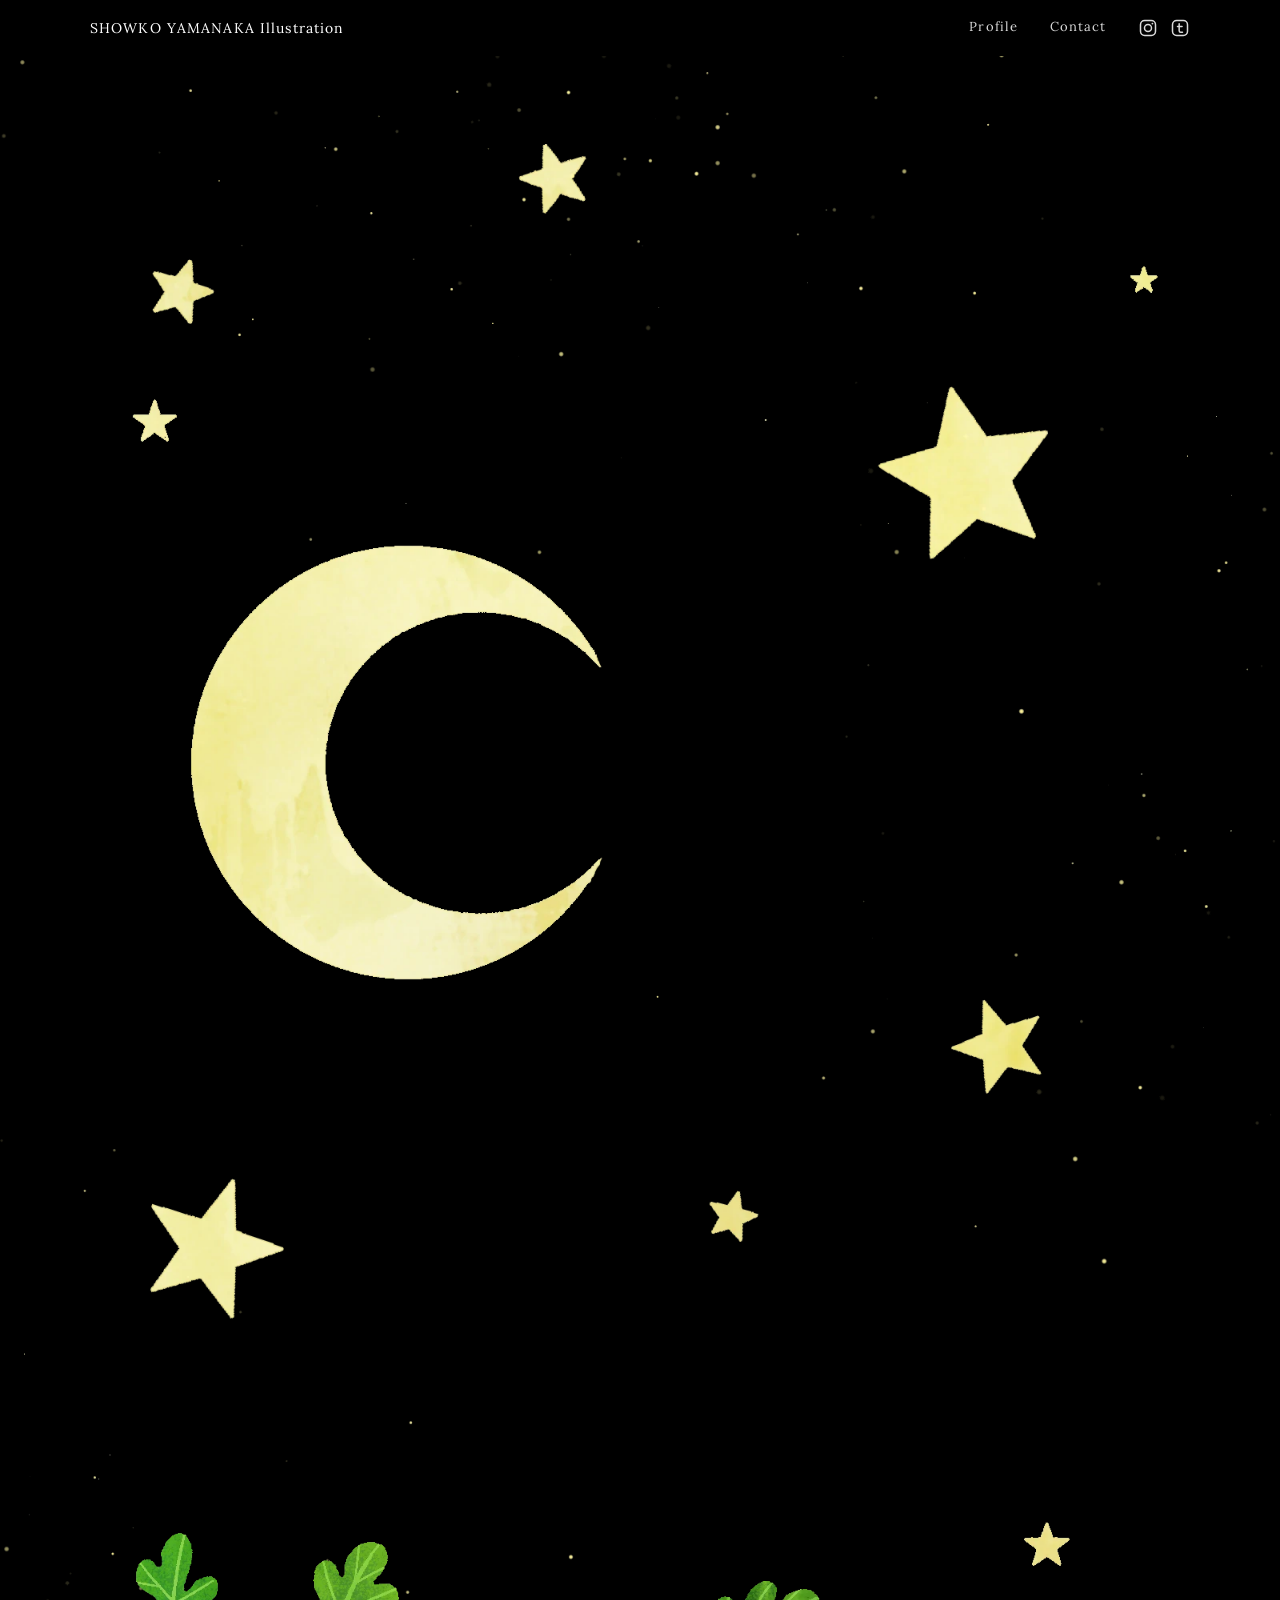
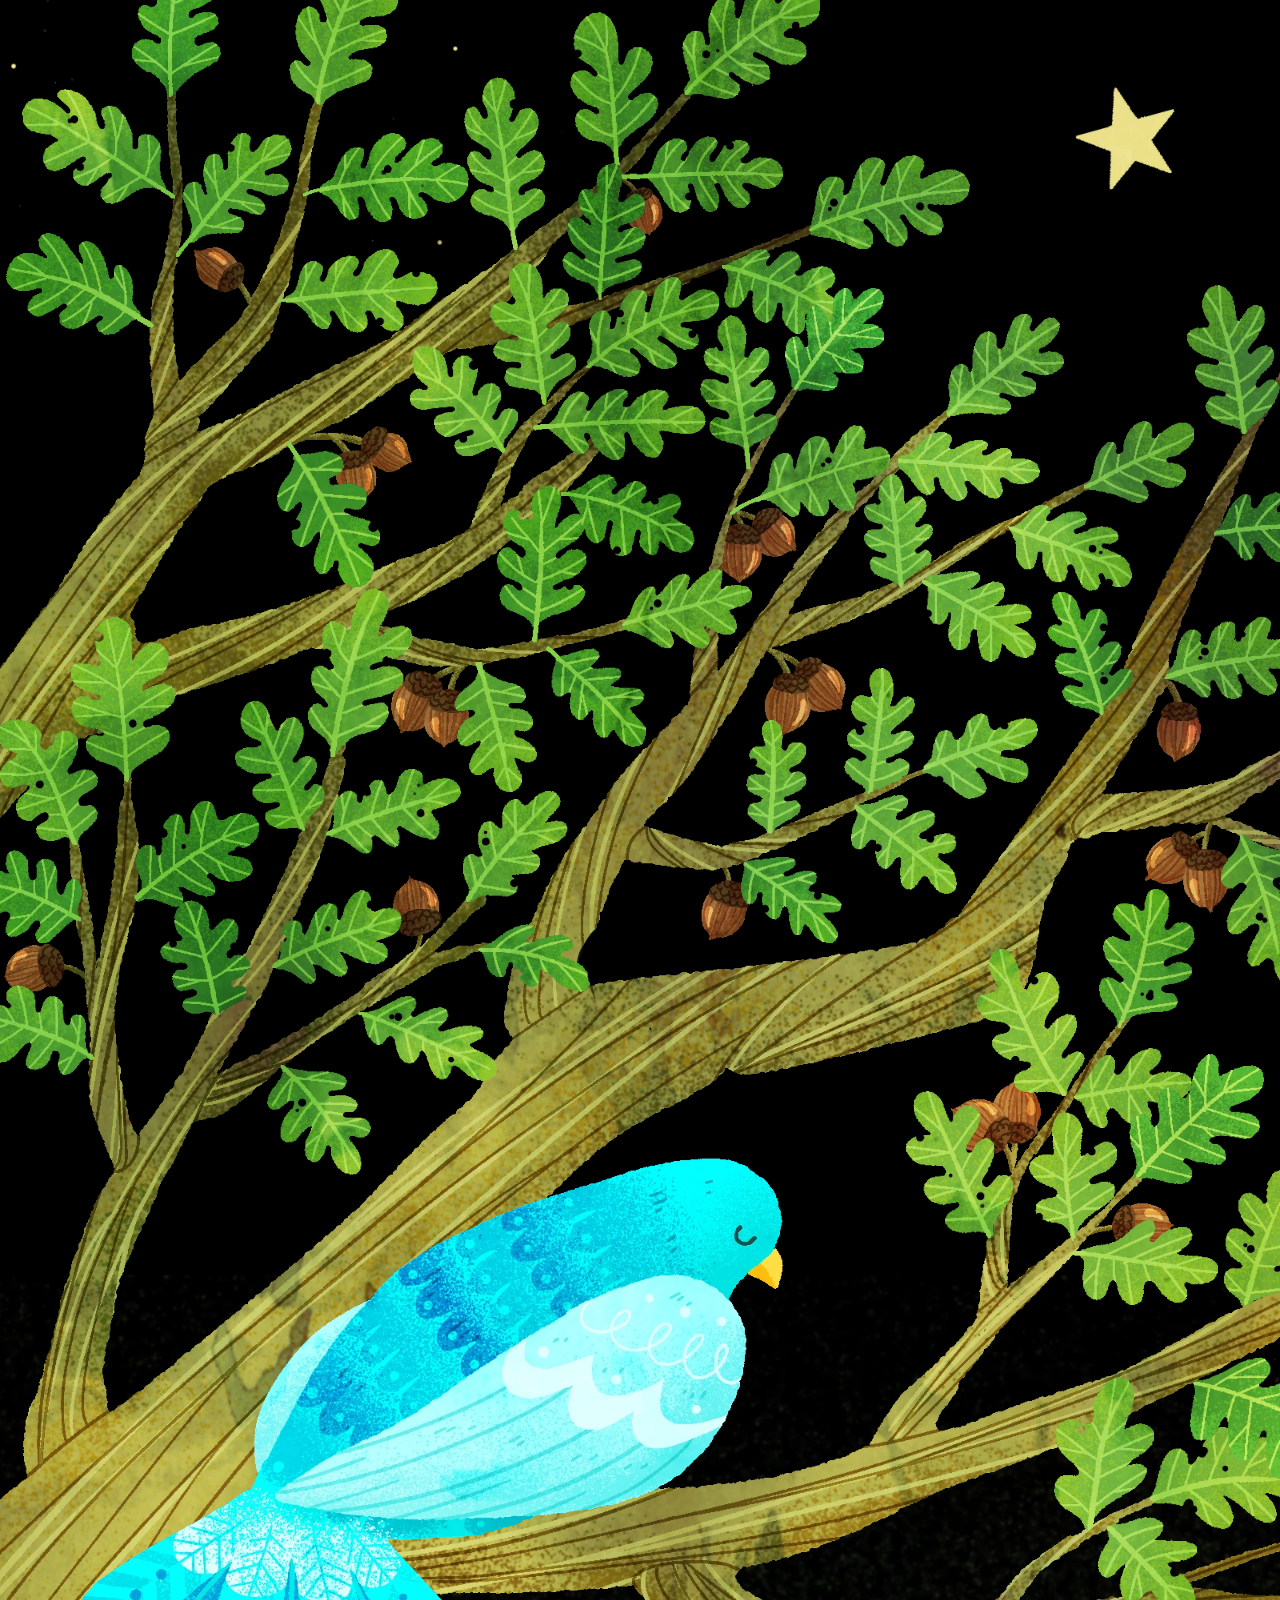
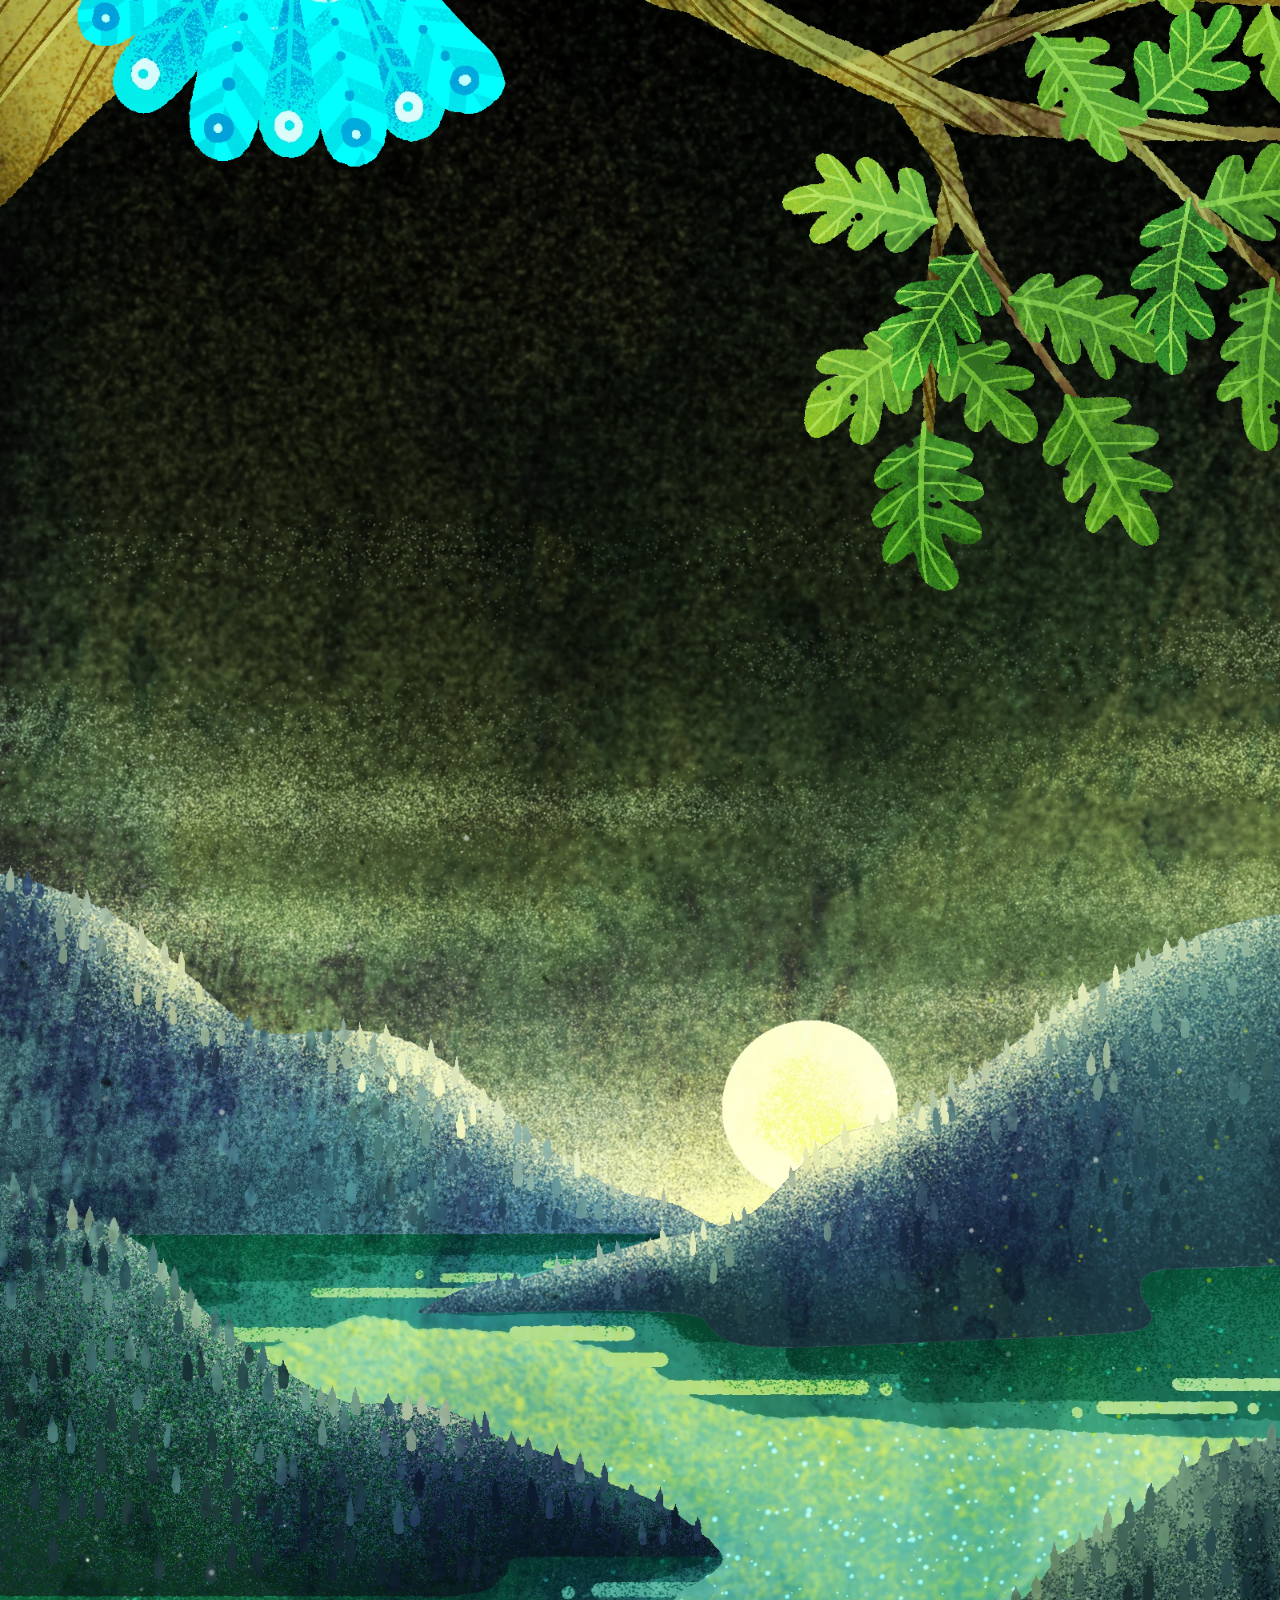
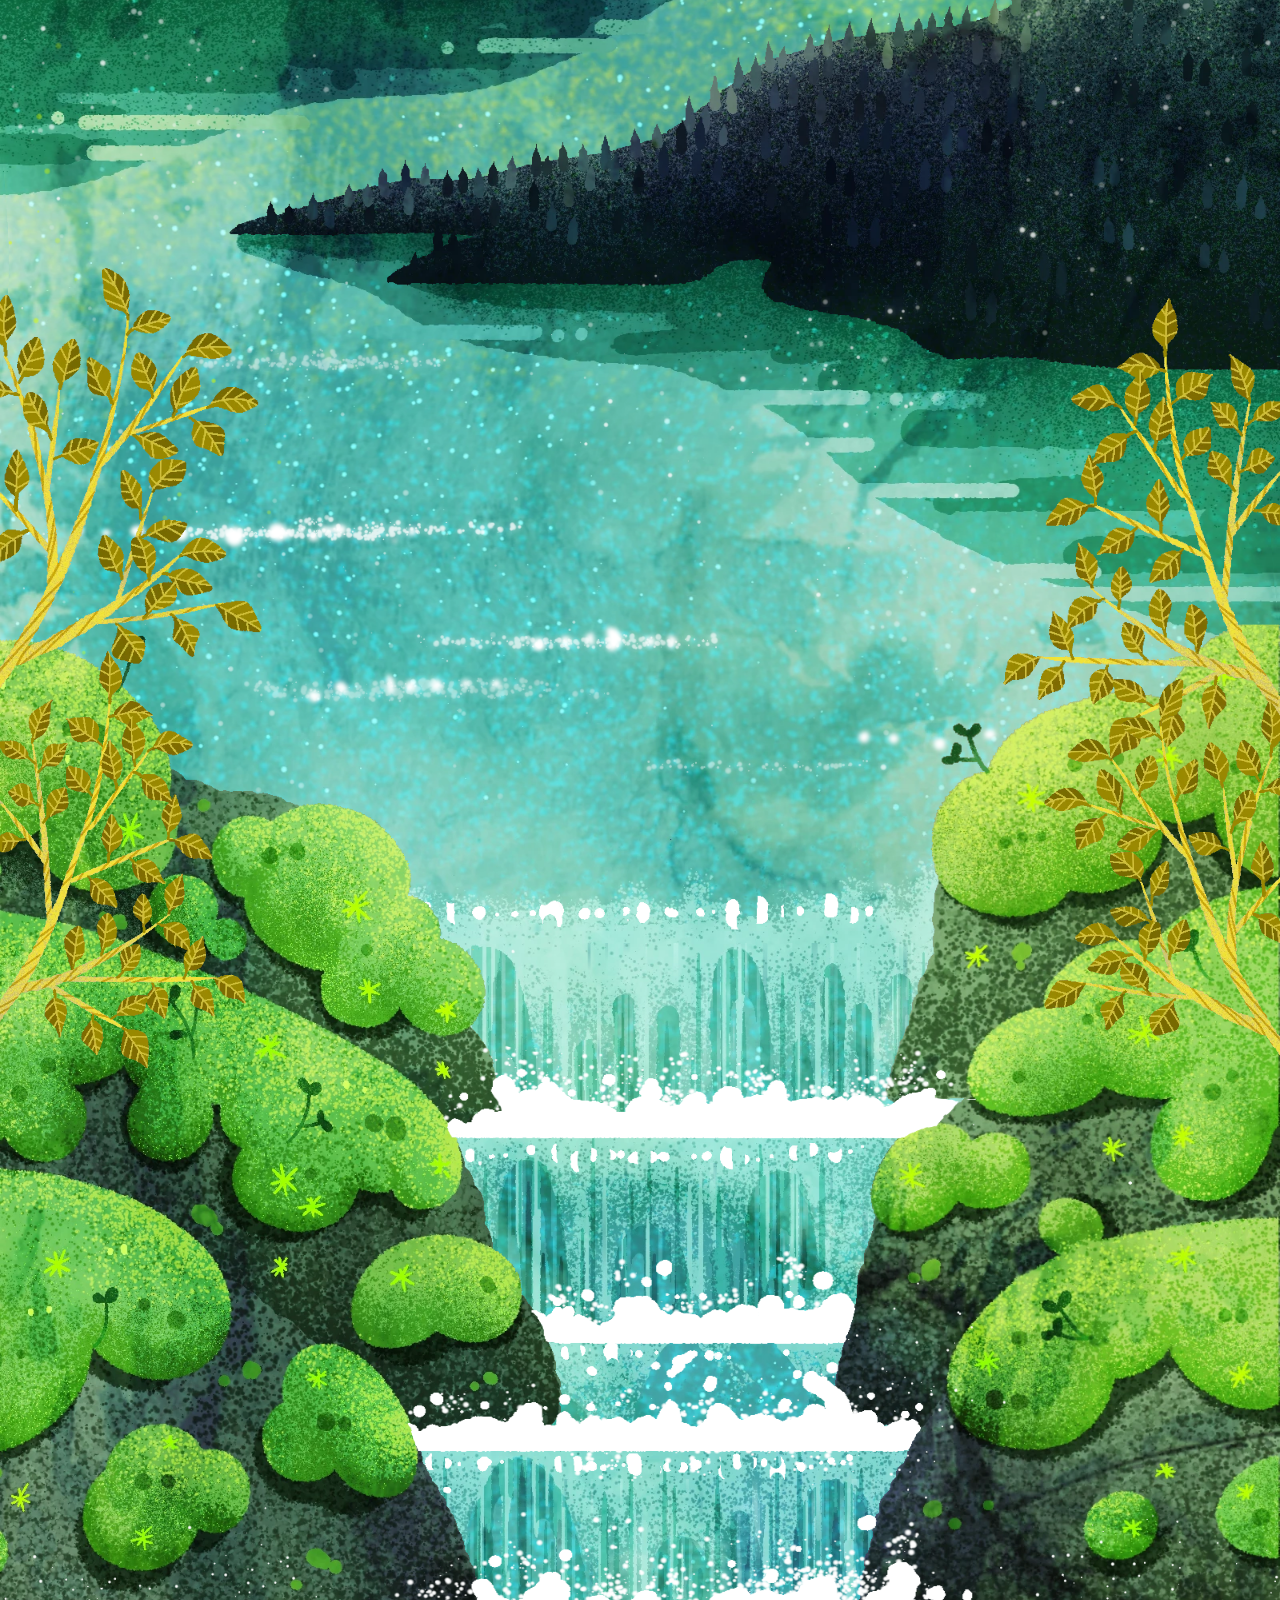
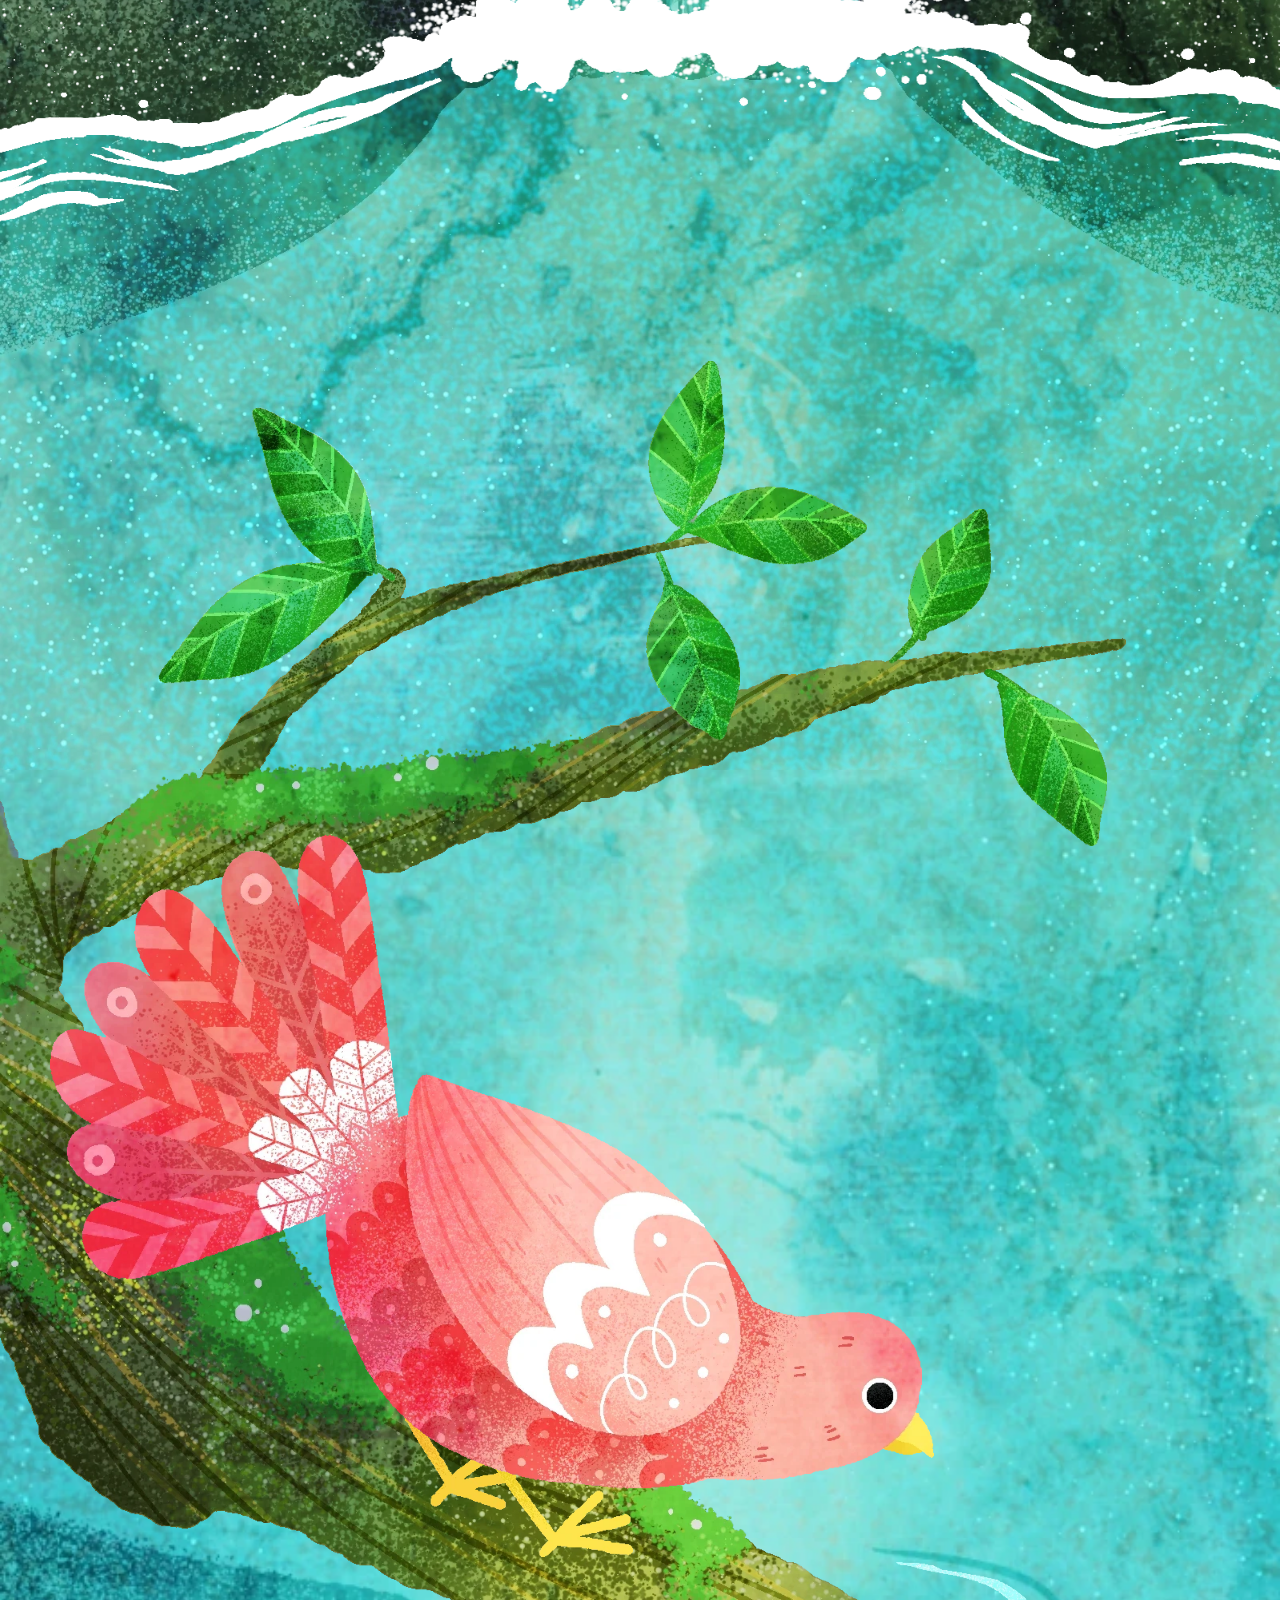
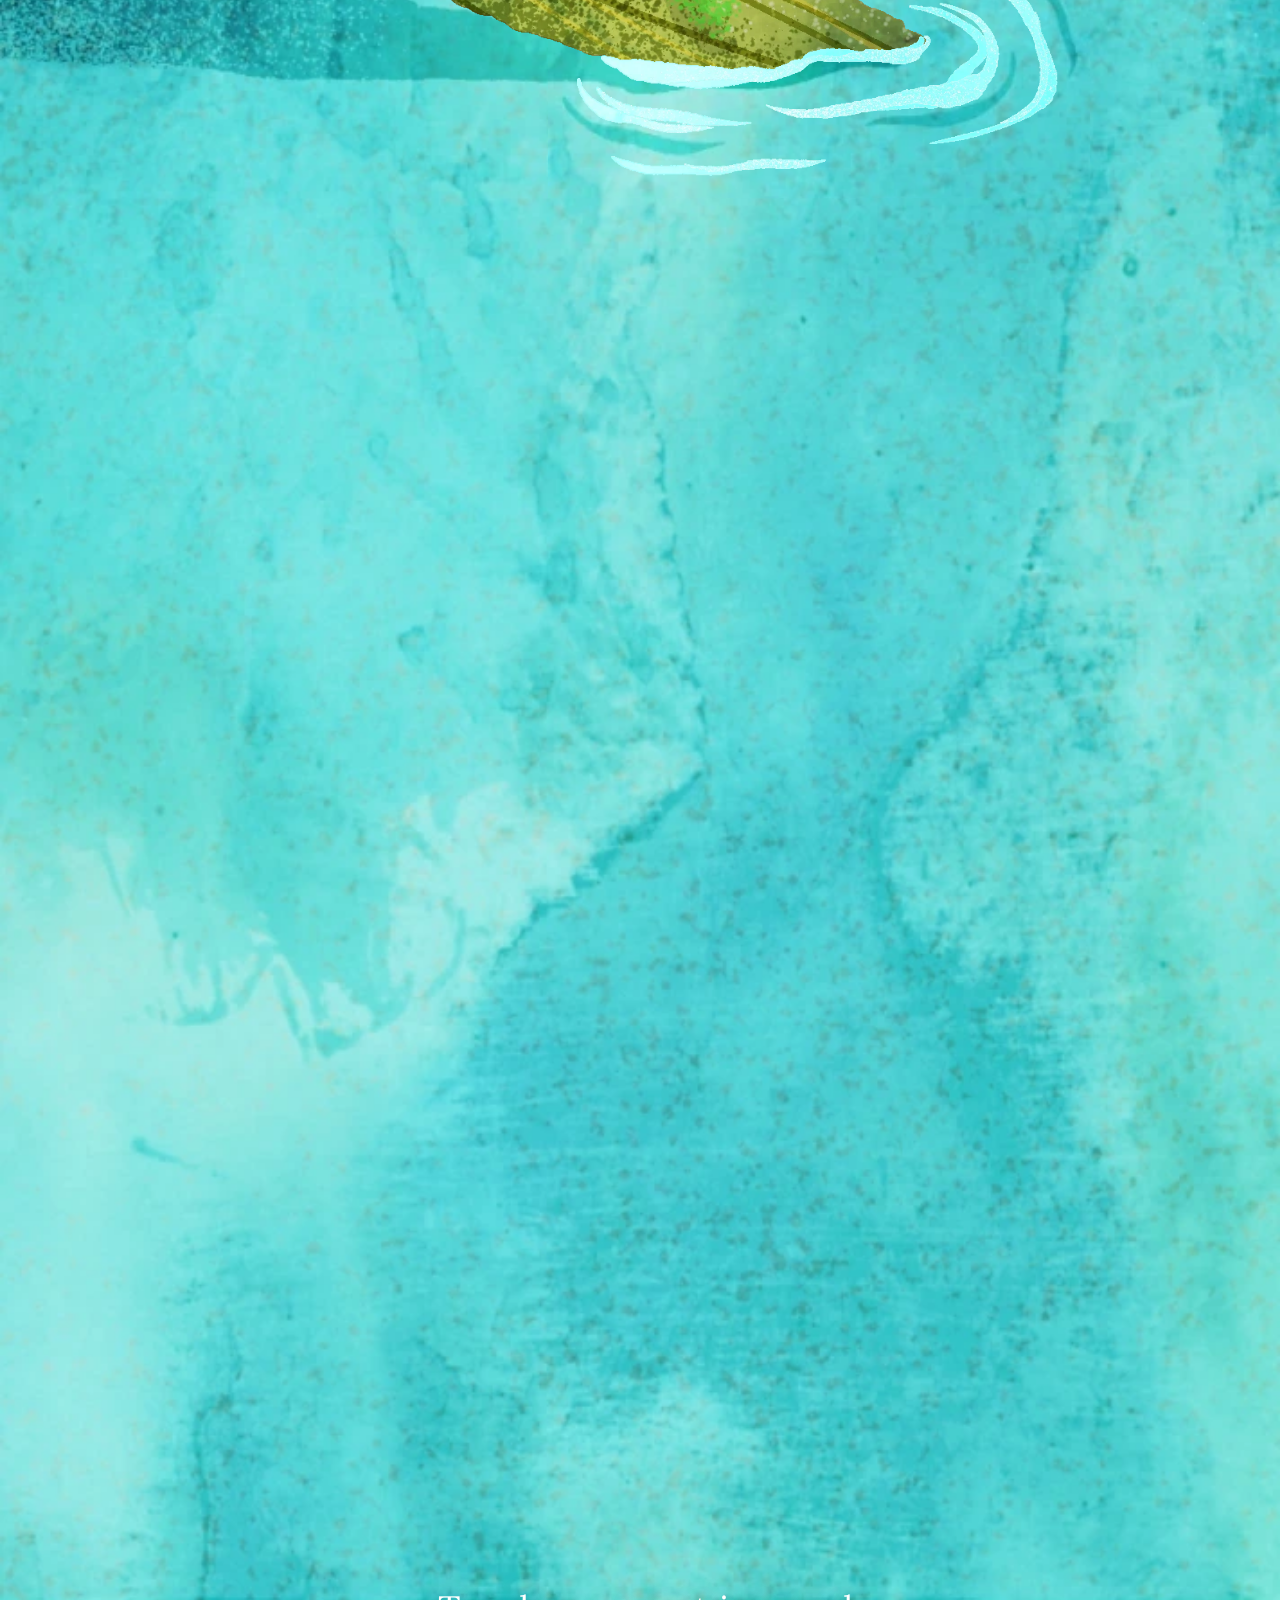
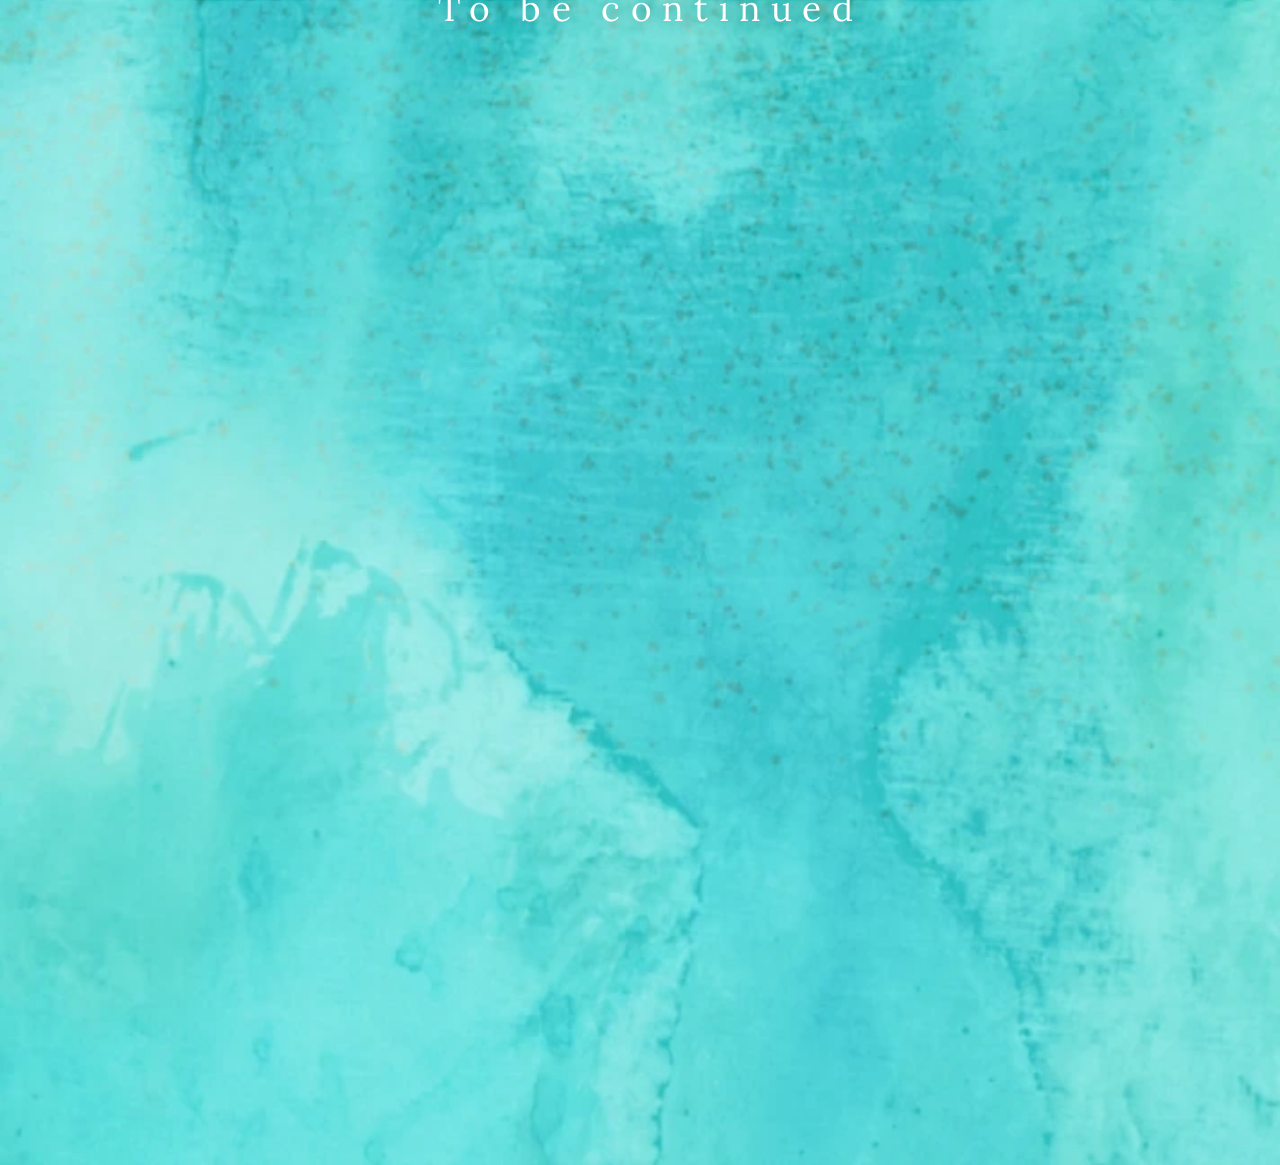
<file: index.html>
<!doctype html>
<html lang="ja">
<head>
<meta charset="utf-8">
<meta name="viewport" content="width=device-width, initial-scale=1">
<title>Showko Yamanaka Illustration</title>
<link rel="preconnect" href="https://fonts.googleapis.com">
<link rel="preconnect" href="https://fonts.gstatic.com" crossorigin>
<link href="https://fonts.googleapis.com/css2?family=Lora:wght@400;500&display=swap" rel="stylesheet">
<link rel="stylesheet" href="site.css?v=20261128">  <!-- ?v= は、site.css を直したら日付に変える(ブラウザに古い CSS を使わせないため) -->
<style>
  html, body { margin: 0; background: #000; }

  /* ステージ: 基準サイズ 1088 x --h(下の値) の「設計座標」を、画面幅いっぱいに拡大縮小して表示する。
     --x --y --w はすべてこの設計座標(px)での指定 */
  #stage {
    position: relative;
    width: 100%;
    --h: 9103;                       /* ページ全体の高さ(設計座標)。大きくすると下にスクロールできる範囲が増える */
    aspect-ratio: calc(1088 / var(--h));
    overflow: hidden;
    background: #000;
  }
  #stage { container-type: inline-size; }  /* 文字の大きさを、ステージの幅に合わせて拡大縮小するため */
  /* 最下部の水の上の「To be continued」。--y = 縦位置(設計座標)、--fs = 文字の大きさ(設計座標のpx) */
  #stage .ending {
    position: absolute; left: 0; width: 100%; text-align: center;
    top: calc(var(--y) / var(--h) * 100%);
    font-size: calc(var(--fs) / 1088 * 100cqw);
    letter-spacing: .3em; padding-left: .3em; /* padding-left は letter-spacing による右寄りを打ち消す */
    color: #fff; text-shadow: 0 0 .5em rgba(0, 70, 80, .55);
    pointer-events: none; user-select: none; margin: 0;
  }
  #stage .layer {
    position: absolute;
    left: calc(var(--x) / 1088 * 100%);
    top:  calc(var(--y) / var(--h) * 100%);
    width: calc(var(--w) / 1088 * 100%);
    height: auto;
    max-width: none;
    user-select: none;
    -webkit-user-drag: none;
    pointer-events: none;
  }
  /* 鳥の目: 初めは隠れていて、条件を満たすとふわっと開く */
  #stage .eye { opacity: 0; transition: opacity .25s ease; }
  #stage .eye.open { opacity: 1; }
  /* 滝のしぶき: taki1 と taki2 を交互にパッと切り替える(滑らかに混ぜない) */
  #stage .foam1 { animation: foam1 0.7s steps(1, end) infinite; }  /* 0.7s = taki1 と taki2 が 1 往復する時間(各 0.35 秒表示) */
  #stage .foam2 { animation: foam2 0.7s steps(1, end) infinite; }  /* foam1 と同じ秒数にすること */
  @keyframes foam1 { 0% { opacity: 1; } 50% { opacity: 0; } }
  @keyframes foam2 { 0% { opacity: 0; } 50% { opacity: 1; } }
  /* 滝つぼの波紋: takitsubo1 → 2 → 3 → 2 を 1.2s で 1 周(各 0.3 秒)。1 つだけ表示される */
  #stage .tsubo { opacity: 0; }
  #stage .tsubo1 { animation: tsubo1 1.2s steps(1, end) infinite; }
  #stage .tsubo2 { animation: tsubo2 1.2s steps(1, end) infinite; }
  #stage .tsubo3 { animation: tsubo3 1.2s steps(1, end) infinite; }
  @keyframes tsubo1 { 0% { opacity: 1; } 25% { opacity: 0; } }
  @keyframes tsubo2 { 0% { opacity: 0; } 25% { opacity: 1; } 50% { opacity: 0; } 75% { opacity: 1; } }
  @keyframes tsubo3 { 0% { opacity: 0; } 50% { opacity: 1; } 75% { opacity: 0; } }
  @media (prefers-reduced-motion: reduce) {
    #stage .foam1, #stage .foam2, #stage .tsubo { animation: none; }
    #stage .foam2, #stage .tsubo2, #stage .tsubo3 { opacity: 0; } #stage .tsubo1 { opacity: 1; }
  }
  /* 水を飲む鳥: 0度 → 4度 → 0度 → 2度 → 0度 → 2度 → 0度 の順に(時計回り)傾いて、0度で少し止まる。6s = 1周の長さ(小さいほど速い)。
     角度は下の keyframes の度数、%は 1周の中での時刻 */
  #stage .bird-drink { animation: birdTilt 6s ease-in-out infinite; }
  @keyframes birdTilt { 0% { rotate: 0deg; } 12% { rotate: 4deg; } 24% { rotate: 0deg; } 36% { rotate: 2deg; } 48% { rotate: 0deg; } 60% { rotate: 2deg; } 72%, 100% { rotate: 0deg; }  /* 72%〜100% が、0度で止まっている間 */ }
  @media (prefers-reduced-motion: reduce) { #stage .bird-drink { animation: none; } }
  /* 枝先の波紋(水を飲む鳥): a と b を 2s(1周の長さ)で、フェードイン・フェードアウトして入れ替える(a が消える間に b が現れる)。2s を小さくすると速くなる */
  #stage .tip-a { animation: tipA 2s ease-in-out infinite, tipShake 0.5s steps(1, end) infinite; }
  #stage .tip-b { animation: tipB 2s ease-in-out infinite; }
  #stage img.tip-b[src*="ripple"] { animation: tipB 2s ease-in-out infinite, tipShake 0.5s steps(1, end) infinite; }  /* 波紋だけ震える(水面の筋 mizu-lower-b は震えない) */
  /* 小刻みな震え。0.5s = 震えの 1 周(小さいほど速い)。translate の % は波紋の画像の幅に対する割合で、0.18% ≒ 0.7px(設計座標)。大きくすると震えが大きくなる */
  @keyframes tipShake { 0% { translate: 0.12% -0.1%; } 16% { translate: -0.18% 0.08%; } 33% { translate: 0.1% 0.18%; } 50% { translate: -0.12% -0.16%; } 66% { translate: 0.18% 0.04%; } 83% { translate: -0.06% 0.15%; } }
  @keyframes tipA { 0%, 100% { opacity: 1; } 50% { opacity: 0; } }
  @keyframes tipB { 0%, 100% { opacity: 0; } 50% { opacity: 1; } }
  @media (prefers-reduced-motion: reduce) { #stage .tip-a, #stage .tip-b, #stage img.tip-b[src*="ripple"] { animation: none; } #stage .tip-b { opacity: 0; } }
  /* kirakira: 全体がいっせいに、小さくぶるぶる震える(点滅はしない)。0.6s = 震えの 1 周の長さ(小さいほど速い)。
     translate の % は画像の幅(設計座標 1088px)に対する割合で、0.054% ≒ 0.6px。数字を大きくすると震えが大きくなる */
  #stage .kira-all { animation: kiraShake 0.6s steps(1, end) infinite, kiraShrink 1s ease-in-out infinite alternate; }  /* 震え + ほんの少し縮んで戻る(1s = 縮む→戻る の半周) */
  @keyframes kiraShake { 0% { translate: 0.043% -0.029%; } 14% { translate: -0.054% 0.036%; } 28% { translate: 0.029% 0.05%; } 42% { translate: -0.04% -0.043%; } 57% { translate: 0.058% 0.018%; } 71% { translate: -0.025% -0.054%; } 85% { translate: 0.036% 0.043%; } }
  @keyframes kiraShrink { from { scale: 1; } to { scale: 0.997; } }  /* 0.997 = 幅 1088px のとき約 3px 縮む。小さくするほど縮み方が大きい */
  @media (prefers-reduced-motion: reduce) { #stage .kira-all { animation: none; } }
  /* kirakira-top(滝より上): 全体がいっせいに、滑らかに消えて現れる。2s = 暗くなるまでの長さ(小さいほど速い)。.5 = 一番暗いときの明るさ */
  #stage .kira-top { animation: kiraFade 2s ease-in-out infinite alternate; }
  @keyframes kiraFade { from { opacity: 1; } to { opacity: .5; } }
  @media (prefers-reduced-motion: reduce) { #stage .kira-top { animation: none; } }
  /* 金色の枝: 揺れは下の JS(BRANCH_SWAY)で動かす。支点(枝の付け根)は各 <img> の transform-origin */
  #stage .branch { will-change: transform; }
  /* 下の枝(ki1)の大きさ。1 = 上の枝と同じ。支点(木の根元)を中心に縮むので、根元の位置は動かない */
  #stage .branch.lower { scale: 0.9; }
  /* 葉 1 枚ぶんのスプライト(JS が生成) */
  #stage .leaf { position: absolute; will-change: transform; pointer-events: none; }
  #stage .dot  { position: absolute; width: 8px; height: 8px; margin: -4px 0 0 -4px; border-radius: 50%;
                 background: #f33; border: 1px solid #000; pointer-events: none; z-index: 5; }
  #stage .dot.manual { background: #0f0; }
  #stage .dot.still  { background: #888; }
  #stage .sel  { position: absolute; border: 2px solid #ff0; pointer-events: none; z-index: 6; box-sizing: border-box; }
  #stage .hit  { position: absolute; inset: 0; z-index: 7; cursor: crosshair; }
</style>
</head>
<body>
<header class="menubar">
  <a class="title" href="index.html">SHOWKO YAMANAKA <span class="sub">Illustration</span></a>
  <nav>
    <a href="profile.html">Profile</a>
    <a href="contact.html">Contact</a>
    <a class="insta" href="https://www.instagram.com/showkoyamanaka/" target="_blank" rel="noopener noreferrer" aria-label="Instagram">
      <svg viewBox="0 0 24 24" width="20" height="20" fill="none" stroke="currentColor" stroke-width="1.8" aria-hidden="true"><rect x="3" y="3" width="18" height="18" rx="5"/><circle cx="12" cy="12" r="4.2"/><circle cx="17.3" cy="6.7" r="1.1" fill="currentColor" stroke="none"/></svg>
    </a>
    <a class="insta" href="https://sh0wk0.tumblr.com/" target="_blank" rel="noopener noreferrer" aria-label="Tumblr">  <!-- Tumblr(小文字の t の形) -->
      <svg viewBox="0 0 24 24" width="20" height="20" fill="none" stroke="currentColor" stroke-width="1.8" stroke-linecap="round" stroke-linejoin="round" aria-hidden="true"><rect x="3" y="3" width="18" height="18" rx="5"/><path d="M11 7v8.2a1.8 1.8 0 0 0 1.8 1.8H15"/><path d="M9 10.2h5.5"/></svg>
    </a>
  </nav>
</header>
<div id="stage">
  <!-- 奥から手前の順。位置(--x, --y)とサイズ(--w)は設計座標。data-sway の付いた葉は 1 枚ずつ揺れる -->
  <img class="layer" src="layers/acorns.webp"        style="--x:0; --y:1217; --w:1088" alt=""> <!-- どんぐり -->
  <img class="layer" src="layers/sky.webp"           style="--x:0; --y:0;    --w:1088" alt=""> <!-- 月と星(元画像1418pxを1088pxに縮小) -->
  <canvas class="layer" id="twinkle" width="1600" height="2256" style="--x:0; --y:0; --w:1088"></canvas> <!-- 星の小さな粒(sky-dots.webp を粒ごとに明滅させる) -->
  <img class="layer" src="layers/sora.webp" style="--x:0; --y:2396.3; --w:1088" alt=""> <!-- 日の出の空と月のもや(lake 座標 y=0 が --y:2396.3。以降の「湖の部品」はすべて 1600x6476 の同じ座標系から行を切り出したもの) -->
  <img class="layer" src="layers/mizu.webp" style="--x:0; --y:3708.7; --w:1088" alt=""> <!-- 水面 -->
  <canvas class="layer" id="shadow" width="1600" height="1340" style="--x:0; --y:3729.1; --w:1088"></canvas> <!-- 山の下の影(mizu.webp の y=1960〜3300 を、横の帯ごとに少しずらして描き直す。山 yama はこの上に重なる) -->
  <img class="layer" src="layers/mizu-lower.webp" style="--x:0; --y:6047; --w:1088" alt=""> <!-- 下の湖の水面(新しい絵。上端は mizu.webp と同じ模様でつながる。滝つぼの波紋 takitsubo はこの上に重なる。画像は 712px 幅) -->
  <img class="layer tsubo tsubo1" src="layers/takitsubo1.webp" style="--x:0; --y:5415.5; --w:1088" alt=""> <!-- 滝つぼの波紋 1→2→3→2 と繰り返す。岩(苔)の後ろに置く -->
  <img class="layer tsubo tsubo2" src="layers/takitsubo2.webp" style="--x:0; --y:5415.5; --w:1088" alt="">
  <img class="layer tsubo tsubo3" src="layers/takitsubo3.webp" style="--x:0; --y:5415.5; --w:1088" alt="">
  <img class="layer" src="layers/yama.webp" style="--x:0; --y:3402.7; --w:1088" alt=""> <!-- 山々 -->
  <canvas class="layer kira" id="kirakira3" data-src="layers/kirakira3.webp" width="1600" height="1110" style="--x:0; --y:3946.7; --w:1088"></canvas> <!-- 水面の光の筋。粒ごとにゆっくりランダムに点滅する -->
  <img class="layer kira-top" src="layers/kirakira-top.webp" style="--x:0; --y:4463.5; --w:1088" alt=""> <!-- きらきら(滝より上の光の筋)。全体がいっせいにフェードイン・フェードアウトで点滅する -->
  <img class="layer kira-all" src="layers/kirakira-fall.webp" style="--x:0; --y:4776.3; --w:1088" alt=""> <!-- きらきら(滝の上端の点線から滝のまわりまで)。全体がいっせいに小さく震えて、ほんの少し縮んでは戻る -->
  <canvas class="layer kira" id="kirakira2" data-src="layers/kirakira2.webp" width="1600" height="2390" style="--x:0; --y:3225.9; --w:1088"></canvas> <!-- きらきら(山・湖の小さな粒)。薄めに、細かく点滅 -->
  <canvas class="layer" id="fall" width="760" height="1100" style="--x:380.8; --y:4708.3; --w:516.8"></canvas> <!-- 滝の水の流れ(苔の岩 koke の後ろに置く)(lake 座標の (560,3400) から 760x1100px の範囲に重ねる) -->
  <img class="layer" src="layers/koke.webp" style="--x:0; --y:4558.7; --w:1088" alt=""> <!-- 苔の岩 -->
  <img class="layer" src="layers/tree.webp"          style="--x:0; --y:1217; --w:1088" alt="" data-role="tree"> <!-- 木 -->
  <img class="layer" src="layers/leaves.webp"        style="--x:0; --y:1217; --w:1088" alt="" data-sway> <!-- 葉(密) -->
  <img class="layer" src="layers/bird.webp"          style="--x:0; --y:1217; --w:1088" alt=""> <!-- 鳥 -->
  <img class="layer eye" id="bird-eye" src="layers/bird-eye.webp" style="--x:610; --y:2343; --w:42" alt=""> <!-- 鳥の開いた目(スクロールで現れる)。元の画像の (610,1126) から 42x38px を切り出したもの -->
  <img class="layer" src="layers/leaves-sparse.webp" style="--x:0; --y:1217; --w:1088" alt="" data-sway> <!-- 葉(まばら) -->
  <!-- ===== 下の絵: 水を飲む鳥(見本 tori_4.png の座標から、--y = 4906.6 + 見本のy × 0.68 で換算) ===== -->
  <img class="layer tip-b" src="layers/mizu-lower-b.webp" style="--x:466.1; --y:6699.5; --w:460" alt=""> <!-- 波紋 b のときの水面の暗い筋(mizu-lower.webp の同じ位置に重ねて差し替える) -->
  <img class="layer" src="layers/branch-drink.webp" style="--x:0; --y:5846.4; --w:956.8" alt="" data-role="tree2"> <!-- 下の枝(葉 leaves-drink の揺れの基準にもなる) -->
  <img class="layer tip-a" src="layers/tip-ripple-a.webp" style="--x:506.4; --y:6744; --w:393" alt=""> <!-- 枝先の波紋(枝より手前)(a と b が 1.2 秒ごとに切り替わる) -->
  <img class="layer tip-b" src="layers/tip-ripple-b.webp" style="--x:490.3; --y:6720.2; --w:401.2" alt="">
  <img class="layer" src="layers/bird-feet.webp" style="--x:344.1; --y:6592.8; --w:193.8" alt=""> <!-- 鳥の足(枝の手前、鳥の体の後ろ) -->
  <img class="layer bird-drink" src="layers/bird-drink.webp" style="--x:42.8; --y:6102; --w:750.7; transform-origin:53% 97%" alt=""> <!-- 水を飲む鳥。transform-origin = 回転の中心(足もとあたり)。動きは CSS の .bird-drink -->
  <img class="layer" src="layers/leaves-drink.webp" style="--x:134.6; --y:5699.5; --w:806.5" alt="" data-sway data-tree="tree2" data-max-area="40000" data-max-gap="150" data-boost="1"> <!-- 下の枝の葉(スクロールで揺れる) -->
  <img class="layer foam1" src="layers/taki1.webp" style="--x:0; --y:4912.3; --w:1088" alt=""> <!-- 滝のしぶき(taki1 と taki2 が交互に切り替わる) -->
  <img class="layer foam2" src="layers/taki2.webp" style="--x:0; --y:4912.3; --w:1088" alt="">
  <img class="layer branch" src="layers/ki2-left.webp" style="--x:-54.4; --y:4245.9; --w:598.4; transform-origin:9.09% 39.0%" alt=""> <!-- 金色の枝(ki2=上の枝、ki1=下の枝。左右に分けて、枝ごとにゆっくり揺れる。画像はページの端の外へ 80px 延長してある) -->
  <img class="layer branch" src="layers/ki2-right.webp" style="--x:544; --y:4245.9; --w:598.4; transform-origin:90.91% 57.5%" alt="">
  <img class="layer branch lower" src="layers/ki1-left.webp" style="--x:-54.4; --y:4487.9; --w:598.4; transform-origin:3.2% 97.8%" alt="">
  <img class="layer branch lower" src="layers/ki1-right.webp" style="--x:544; --y:4537.9; --w:598.4; transform-origin:96.4% 94.3%" alt=""> <!-- 下の枝は、上の枝 ki.png を左右反転したもの。支点は木の根元(画面の外、幹の下端) -->
  <p class="ending" style="--y:8100; --fs:30">To be continued</p> <!-- 最下部の水の中央の文字 -->
</div>

<script>
// ===== 調整用パラメータ =====
const MIN_ANGLE    = 5;      // 揺れる角度の下限(度)
const MAX_ANGLE    = 8;      // 揺れる角度の上限(度)
const SWAY_SPEED   = 2;      // 揺れの速さ(大きいほど速い)
const SCROLL_BOOST = 0.45;   // スクロールで揺れ始める葉の割合(0〜1)
const SCROLL_GAIN  = 0.02;   // スクロール速度 -> 揺れやすさ
const DECAY        = 0.94;   // 収まる速さ(1 に近いほど長く揺れる)
const MAX_GAP      = 60;     // 枝からこれ以上離れた葉は揺らさない(木の画像のpx)
const MAX_AREA     = 12000;  // これより大きい塊(葉が重なって繋がったもの)は揺らさない(設計座標px²)
const MIN_AREA     = 150;    // これより小さい塊は揺らさない(設計座標px²)
const EYE_LINE     = 0.5;    // 鳥の目が、画面の上から この割合の位置より上に来たら目を開ける(2/3 = 画面の上から3分の2)
// ===== 撮影モード(?loop=秒数) =====
// GIF などに書き出すときだけ使う。ランダムな揺れ・明滅の周期を、LOOP_SEC 秒でちょうど一周するように丸める(つなぎ目のないループにするため)。
// 葉はスクロールしなくても揺れ続ける(CAPTURE_ENERGY)。?loop が無いふだんの表示には影響しない
const LOOP_SEC       = +new URLSearchParams(location.search).get('loop') || 0;
const CAPTURE_ENERGY = 0.5;     // 撮影モードでの葉の揺れの強さ(0〜1)
const loopFreq = f => LOOP_SEC ? Math.max(1, Math.round(f * LOOP_SEC)) / LOOP_SEC : f;   // f = 1秒あたりの周期数
const loopRate = w => loopFreq(w / 6.2832) * 6.2832;                                       // w = 1秒あたりの角度(ラジアン)
const DEBUG        = location.search.includes('debug'); // ?debug で支点を赤い点で表示
const EDIT         = location.search.includes('edit');  // ?edit で支点の編集モード
const PIVOT_FILE   = 'layer-pivots.json';
const STORE_KEY    = 'layerPivots';

// 手で指定した支点: [{ layer:'leaves.webp', leaf:[x,y], pivot:[x,y] }]
//   揺らさない葉:   [{ layer:'leaves.webp', leaf:[x,y], still:true }]
// 座標はすべて設計座標(幅1088、高さは --h)。leaf = その葉の上の任意の点 / pivot = 支点
let overrides = [];

const STAGE_W = 1088, STAGE_H = parseFloat(getComputedStyle(document.getElementById("stage")).getPropertyValue("--h"));
const stage = document.getElementById('stage');
const leaves = [];   // 揺らす葉 { el, h1, h2, h3, h4 }

function readPixels(img){
  const c = document.createElement('canvas');
  c.width = img.naturalWidth; c.height = img.naturalHeight;
  const g = c.getContext('2d', { willReadFrequently: true });
  g.drawImage(img, 0, 0);
  return { c, g, w: c.width, h: c.height, id: g.getImageData(0, 0, c.width, c.height) };
}

// 木の「枝までの距離」マップ(チャンファー距離変換)。単位は木の画像の px(3倍値)
function distanceMap(px){
  const { w, h } = px, a = px.id.data, INF = 60000, d = new Uint16Array(w * h);
  for (let i = 0; i < w * h; i++) d[i] = a[i * 4 + 3] > 40 ? 0 : INF;
  for (let y = 0; y < h; y++) for (let x = 0; x < w; x++) {
    const i = y * w + x; let v = d[i];
    if (x > 0) v = Math.min(v, d[i - 1] + 3);
    if (y > 0) { v = Math.min(v, d[i - w] + 3);
      if (x > 0) v = Math.min(v, d[i - w - 1] + 4);
      if (x < w - 1) v = Math.min(v, d[i - w + 1] + 4); }
    d[i] = v;
  }
  for (let y = h - 1; y >= 0; y--) for (let x = w - 1; x >= 0; x--) {
    const i = y * w + x; let v = d[i];
    if (x < w - 1) v = Math.min(v, d[i + 1] + 3);
    if (y < h - 1) { v = Math.min(v, d[i + w] + 3);
      if (x < w - 1) v = Math.min(v, d[i + w + 1] + 4);
      if (x > 0) v = Math.min(v, d[i + w - 1] + 4); }
    d[i] = v;
  }
  return { d, w, h };
}

// 葉の画像を 1 枚ずつに切り分け、付け根(=枝にいちばん近い部分)を支点にしたスプライトにする
// tree = { dist: 距離マップ, x, y, w } 基準にする枝の画像の位置(設計座標 --x --y --w)。葉と枝は同じ解像度(同じ倍率)の画像であること
function buildSway(img, tree){
  const dist = tree.dist;
  const px = readPixels(img), { w: W, h: H } = px, data = px.id.data;
  const imgW = parseFloat(img.style.getPropertyValue('--w')) || STAGE_W;
  const s = imgW / W;                             // 画像px -> 設計座標(最初の木と葉は --w:1088 なので 1088/W)
  const xOff = parseFloat(img.style.getPropertyValue('--x')) || 0;
  const yOff = parseFloat(img.style.getPropertyValue('--y'));
  // 葉の画像px -> 枝の画像px(位置のずれを足す。最初の木と葉は同じ位置なのでずれ 0)
  const sx = s / tree.s;                       // 葉と枝の倍率の比(同じなら 1)
  const offX = (xOff - tree.x) / tree.s, offY = (yOff - tree.y) / tree.s;
  const dAt = (x, y) => {
    const bx = Math.round(x * sx + offX), by = Math.round(y * sx + offY);
    if (bx < 0 || by < 0 || bx >= dist.w || by >= dist.h) return 1e4;   // 枝の画像の外は、遠いものとして扱う
    return dist.d[by * dist.w + bx] / 3;
  };

  // 1) 連結成分ラベリング(不透明度の高い部分を核にする)
  const label = new Int32Array(W * H), stack = new Int32Array(W * H);
  let n = 0;
  for (let i = 0; i < W * H; i++) {
    if (data[i * 4 + 3] < 64 || label[i]) continue;
    n++; let sp = 0; stack[sp++] = i; label[i] = n;
    while (sp) {
      const p = stack[--sp], x = p % W;
      if (x > 0     && !label[p-1] && data[(p-1)*4+3] >= 64) { label[p-1] = n; stack[sp++] = p-1; }
      if (x < W-1   && !label[p+1] && data[(p+1)*4+3] >= 64) { label[p+1] = n; stack[sp++] = p+1; }
      if (p >= W    && !label[p-W] && data[(p-W)*4+3] >= 64) { label[p-W] = n; stack[sp++] = p-W; }
      if (p < W*H-W && !label[p+W] && data[(p+W)*4+3] >= 64) { label[p+W] = n; stack[sp++] = p+W; }
    }
  }
  // 2) 縁の薄い画素(にじみ)を、隣の葉に割り当てる
  for (let pass = 0; pass < 3; pass++) {
    const prev = label.slice();
    for (let y = 1; y < H - 1; y++) for (let x = 1; x < W - 1; x++) {
      const i = y * W + x;
      if (prev[i] || data[i * 4 + 3] === 0) continue;
      const v = prev[i-1] || prev[i+1] || prev[i-W] || prev[i+W];
      if (v) label[i] = v;
    }
  }
  // 画像ごとに揺らす条件を変えられる(data-max-area / data-max-gap。省略すると上の MAX_AREA / MAX_GAP)
  const maxArea = +img.dataset.maxArea || MAX_AREA, maxGap = +img.dataset.maxGap || MAX_GAP;
  // 3) 各塊の面積・範囲・枝までの最短距離
  const area = new Int32Array(n + 1), dmin = new Float32Array(n + 1).fill(1e9);
  const x0 = new Int32Array(n + 1).fill(W), y0 = new Int32Array(n + 1).fill(H), x1 = new Int32Array(n + 1), y1 = new Int32Array(n + 1);
  for (let y = 0; y < H; y++) for (let x = 0; x < W; x++) {
    const i = y * W + x, l = label[i]; if (!l) continue;
    if (x < x0[l]) x0[l] = x; if (x > x1[l]) x1[l] = x; if (y < y0[l]) y0[l] = y; if (y > y1[l]) y1[l] = y;
    if (data[i * 4 + 3] < 64) continue;
    area[l]++;
    const d = dAt(x, y);
    if (d < dmin[l]) dmin[l] = d;
  }
  // 4) 動かす葉を決め、支点 = 枝に近い画素の平均位置
  const move = new Uint8Array(n + 1), psx = new Float64Array(n + 1), psy = new Float64Array(n + 1), pn = new Int32Array(n + 1);
  let cnt = 0, tooBig = 0, tooFar = 0;
  for (let l = 1; l <= n; l++) {
    const a = area[l] * s * s;
    if (a > maxArea) tooBig++; else if (dmin[l] > maxGap) tooFar++;
    if (a >= MIN_AREA && a <= maxArea && dmin[l] <= maxGap) { move[l] = 1; cnt++; }
  }
  // 手で指定された支点を、該当する葉に紐づける(指定があれば対象外の葉も動かす)
  const layerName = img.src.split('/').pop();
  const ovPivot = new Array(n + 1).fill(null), still = new Uint8Array(n + 1);
  for (const o of overrides) {
    if (o.layer !== layerName) continue;
    const lx = Math.round((o.leaf[0] - xOff) / s), ly = Math.round((o.leaf[1] - yOff) / s);
    if (lx < 0 || ly < 0 || lx >= W || ly >= H) continue;
    const l = label[ly * W + lx];
    if (!l) continue;
    if (o.still) {
      // 揺らさない葉: 通常表示では動かさない画像のまま。編集モードでは選べるよう葉として作る
      still[l] = 1;
      if (EDIT && !move[l]) { move[l] = 1; cnt++; }
      if (!EDIT && move[l]) { move[l] = 0; cnt--; }
      continue;
    }
    ovPivot[l] = [(o.pivot[0] - xOff) / s, (o.pivot[1] - yOff) / s];
    if (!move[l]) { move[l] = 1; cnt++; }
  }
  for (let y = 0; y < H; y++) for (let x = 0; x < W; x++) {
    const i = y * W + x, l = label[i];
    if (!l || !move[l] || data[i * 4 + 3] < 64) continue;
    if (dAt(x, y) <= dmin[l] + 2) { psx[l] += x; psy[l] += y; pn[l]++; }
  }
  // 5) スプライトを作り、元の画像からはその葉の画素を消す
  const sp = new Array(n + 1);
  for (let l = 1; l <= n; l++) if (move[l]) {
    const bw = x1[l] - x0[l] + 1, bh = y1[l] - y0[l] + 1;
    sp[l] = { buf: new Uint8ClampedArray(bw * bh * 4), bw, bh };
  }
  for (let y = 0; y < H; y++) for (let x = 0; x < W; x++) {
    const i = y * W + x, l = label[i];
    if (!l || !move[l]) continue;
    const S = sp[l], j = ((y - y0[l]) * S.bw + (x - x0[l])) * 4;
    S.buf[j] = data[i*4]; S.buf[j+1] = data[i*4+1]; S.buf[j+2] = data[i*4+2]; S.buf[j+3] = data[i*4+3];
    data[i*4+3] = 0;
  }
  px.g.putImageData(px.id, 0, 0);

  // 残り(動かさない部分)は元の画像の代わりに canvas として表示
  px.c.className = 'layer';
  px.c.setAttribute('style', img.getAttribute('style'));
  img.replaceWith(px.c);
  let anchor = px.c;

  for (let l = 1; l <= n; l++) {
    if (!move[l]) continue;
    const S = sp[l], c = document.createElement('canvas');
    c.width = S.bw; c.height = S.bh;
    c.getContext('2d').putImageData(new ImageData(S.buf, S.bw, S.bh), 0, 0);
    c.className = 'leaf';
    const ppx = ovPivot[l] ? ovPivot[l][0] : pn[l] ? psx[l] / pn[l] : (x0[l] + x1[l]) / 2;
    const ppy = ovPivot[l] ? ovPivot[l][1] : pn[l] ? psy[l] / pn[l] : y1[l];
    Object.assign(c.style, {
      left:   ((xOff + x0[l] * s) / STAGE_W * 100) + '%',
      top:    ((yOff + y0[l] * s) / STAGE_H * 100) + '%',
      width:  (S.bw * s / STAGE_W * 100) + '%',
      height: (S.bh * s / STAGE_H * 100) + '%',
      transformOrigin: ((ppx - x0[l]) / S.bw * 100) + '% ' + ((ppy - y0[l]) / S.bh * 100) + '%',
    });
    anchor.after(c); anchor = c;
    // 葉ごとの乱数(同じ葉は毎回同じ値)
    const r = m => { const v = Math.sin((leaves.length + 1) * 12.9898 * m) * 43758.5453; return v - Math.floor(v); };
    const rec = { el: c, h1: r(1), h2: r(2.7), h3: r(5.1), h4: r(9.3), boost: +img.dataset.boost || SCROLL_BOOST, on: false,
                  layer: layerName, s, xOff, yOff, bx: x0[l], by: y0[l], bw: S.bw, bh: S.bh, manual: !!ovPivot[l], still: !!still[l], dot: null,
                  autoX: pn[l] ? psx[l] / pn[l] : (x0[l] + x1[l]) / 2, autoY: pn[l] ? psy[l] / pn[l] : y1[l] };   // 自動で求めた支点
    leaves.push(rec);
    if (DEBUG || EDIT) {
      const dot = document.createElement('div'); dot.className = 'dot';
      rec.dot = dot; placeDot(rec, ppx, ppy);
      anchor.after(dot); anchor = dot;
    }
  }
  console.log(`${img.src.split('/').pop()}: 塊 ${n}, 揺らす葉 ${cnt}, 大きすぎ ${tooBig}, 枝から遠い ${tooFar}`);
}

// 支点(レイヤー画像のpx)を、見た目の位置(点)と回転の中心(transform-origin)に反映する
function placeDot(L, px, py){
  L.px = px; L.py = py;
  L.el.style.transformOrigin = ((px - L.bx) / L.bw * 100) + '% ' + ((py - L.by) / L.bh * 100) + '%';
  if (L.dot) {
    L.dot.style.left = ((L.xOff + px * L.s) / STAGE_W * 100) + '%';
    L.dot.style.top  = ((L.yOff + py * L.s) / STAGE_H * 100) + '%';
    L.dot.classList.toggle('manual', L.manual && !L.still);
    L.dot.classList.toggle('still', !!L.still);
  }
}

// ===== 編集モード(?edit) =====
//  1回目のクリック: 直したい葉を選ぶ  2回目のクリック: 支点にしたい位置を指定
//  Esc: 選択取り消し / 選択中に右クリック: その葉の手指定を削除
function setupEditor(){
  const hit = document.createElement('div'); hit.className = 'hit'; stage.appendChild(hit);
  const sel = document.createElement('div'); sel.className = 'sel'; sel.style.display = 'none'; stage.appendChild(sel);

  const panel = document.createElement('div');
  Object.assign(panel.style, { position: 'fixed', top: '8px', right: '8px', width: '260px', padding: '10px',
    background: 'rgba(0,0,0,.75)', color: '#fff', font: '13px/1.5 sans-serif', borderRadius: '6px', zIndex: 10 });
  panel.innerHTML = `
    <div id="msg"></div>
    <div style="margin-top:6px">赤=自動 / 緑=手指定 / 灰=揺らさない</div>
    <button id="still">選んだ葉を揺らさない</button>
    <button id="copy">JSONをコピー</button>
    <button id="dl">${PIVOT_FILE}を保存</button>
    <button id="clr">手指定を全削除</button>
    <div id="cnt" style="margin-top:4px"></div>`;
  document.body.appendChild(panel);
  const msg = panel.querySelector('#msg'), cnt = panel.querySelector('#cnt');

  let cur = null;   // 選択中 { L, pt:[x,y] }
  const toDesign = e => { const r = stage.getBoundingClientRect();
    return [(e.clientX - r.left) / r.width * STAGE_W, (e.clientY - r.top) / r.height * STAGE_H]; };

  function leafAt(dx, dy){
    for (let i = leaves.length - 1; i >= 0; i--) {               // 手前の葉を優先
      const L = leaves[i], lx = Math.floor((dx - L.xOff) / L.s) - L.bx, ly = Math.floor((dy - L.yOff) / L.s) - L.by;
      for (let r = 0; r <= 3; r++) for (let oy = -r; oy <= r; oy++) for (let ox = -r; ox <= r; ox++) {
        const x = lx + ox, y = ly + oy;
        if (x < 0 || y < 0 || x >= L.bw || y >= L.bh) continue;
        if (L.el.getContext('2d').getImageData(x, y, 1, 1).data[3] > 30) return L;
      }
    }
    return null;
  }
  const save = () => { try { localStorage.setItem(STORE_KEY, JSON.stringify(overrides)); } catch (e) {} };
  const same = (o, L) => o.layer === L.layer && L.el.getContext('2d') &&
      (() => { const lx = Math.round((o.leaf[0] - L.xOff) / L.s) - L.bx, ly = Math.round((o.leaf[1] - L.yOff) / L.s) - L.by;
               return lx >= 0 && ly >= 0 && lx < L.bw && ly < L.bh && L.el.getContext('2d').getImageData(lx, ly, 1, 1).data[3] > 0; })();
  function text(){
    msg.textContent = cur ? '② 支点にしたい位置をクリック(Escで取消)' : '① 直したい葉をクリック';
    cnt.textContent = `手指定: ${overrides.length} 枚`;
    if (cur) {
      const L = cur.L; sel.style.display = '';
      sel.style.left = ((L.xOff + L.bx * L.s) / STAGE_W * 100) + '%';
      sel.style.top = ((L.yOff + L.by * L.s) / STAGE_H * 100) + '%';
      sel.style.width = (L.bw * L.s / STAGE_W * 100) + '%';
      sel.style.height = (L.bh * L.s / STAGE_H * 100) + '%';
    } else sel.style.display = 'none';
  }

  // 選んだ葉を「揺らさない」にする(ボタン または Delete キー)
  function setStill(){
    if (!cur) { msg.textContent = '先に、揺らさない葉をクリックして選んでください'; return; }
    const L = cur.L, o = { layer: L.layer, leaf: cur.pt, still: true };
    const k = overrides.findIndex(q => same(q, L));
    if (k >= 0) overrides[k] = o; else overrides.push(o);
    L.still = true; L.manual = false; L.el.style.transform = '';
    placeDot(L, L.px, L.py);
    cur = null; save(); text();
    msg.textContent = '揺らさない葉にしました';
  }
  panel.querySelector('#still').onclick = setStill;

  hit.addEventListener('click', e => {
    const [dx, dy] = toDesign(e);
    if (!cur) {
      const L = leafAt(dx, dy);
      if (!L) { msg.textContent = '動かせる葉が見つかりません。葉の上をクリック'; return; }
      cur = { L, pt: [Math.round(dx), Math.round(dy)] };
    } else {
      const L = cur.L, o = { layer: L.layer, leaf: cur.pt, pivot: [Math.round(dx * 10) / 10, Math.round(dy * 10) / 10] };
      const k = overrides.findIndex(q => same(q, L));
      if (k >= 0) overrides[k] = o; else overrides.push(o);
      L.manual = true; L.still = false;
      placeDot(L, (dx - L.xOff) / L.s, (dy - L.yOff) / L.s);
      cur = null; save();
    }
    text();
  });
  hit.addEventListener('contextmenu', e => {
    e.preventDefault(); if (!cur) return;
    const L = cur.L;
    overrides = overrides.filter(q => !same(q, L)); L.manual = false; L.still = false;
    placeDot(L, L.autoX, L.autoY);          // 自動で求めた支点に戻す(揺れる状態にも戻る)
    cur = null; save(); text();
    msg.textContent = '手指定を削除しました(自動の位置に戻しました)';
  });
  addEventListener('keydown', e => {
    if (e.key === 'Escape') { cur = null; text(); }
    if (e.key === 'Delete') setStill();
  });

  const json = () => JSON.stringify(overrides, null, 1);
  panel.querySelector('#copy').onclick = () => { navigator.clipboard.writeText(json()); msg.textContent = 'コピーしました'; };
  panel.querySelector('#dl').onclick = () => {
    const a = document.createElement('a');
    a.href = URL.createObjectURL(new Blob([json()], { type: 'application/json' }));
    a.download = PIVOT_FILE; a.click();
  };
  panel.querySelector('#clr').onclick = () => { overrides = []; cur = null; save(); location.reload(); };
  text();
}

// ===== 揺らす(スクロールした時だけ) =====
const rad = Math.PI / 180;
let energy = 0, lastY = scrollY, moving = false;
const t0 = performance.now();

function frame(now){
  const y = scrollY, v = EDIT ? 0 : y - lastY; lastY = y;   // 編集中は揺らさない
  energy = LOOP_SEC ? CAPTURE_ENERGY : Math.min(energy * DECAY + Math.abs(v) * SCROLL_GAIN, 1);
  if (energy > 0.002) {
    const t = (now - t0) / 1000;
    // 画面の外(上下 300 設計px の余裕つき)の葉は、揺らさない(スクロール中の負荷を減らす)
    const sr = stage.getBoundingClientRect(), kk = STAGE_H / sr.height;
    const viewTop = -sr.top * kk - 300, viewBot = (innerHeight - sr.top) * kk + 300;
    for (const L of leaves) {
      const ly = L.yOff + L.by * L.s, onScreen = ly + L.bh * L.s > viewTop && ly < viewBot;
      const env = (L.still || !onScreen) ? 0 : energy * (L.h4 < L.boost ? 0.9 : 0);
      if (env < 0.001) { if (L.on) { L.el.style.transform = ''; L.on = false; } continue; }
      const ang = (MIN_ANGLE + (MAX_ANGLE - MIN_ANGLE) * L.h3) * rad * env
                * Math.sin(t * loopRate(SWAY_SPEED * (1.6 + L.h1 * 1.6)) + L.h2 * 6.2831);
      L.el.style.transform = `rotate(${ang}rad)`; L.on = true;
    }
    moving = true;
  } else if (moving) {
    for (const L of leaves) { L.el.style.transform = ''; L.on = false; }
    moving = false;
  }
  requestAnimationFrame(frame);
}

// ===== 鳥の目: 画面の上から EYE_LINE の位置より上に来たら開く =====
function updateEye(){
  const eye = document.getElementById('bird-eye');
  const r = eye.getBoundingClientRect();
  const open = (r.top + r.height / 2) < innerHeight * EYE_LINE;
  eye.classList.toggle('open', open);
}
addEventListener('scroll', updateEye, { passive: true });
addEventListener('resize', updateEye);
updateEye();

(async () => {
  try {
  await Promise.all([...document.images].map(i => i.decode().catch(() => {})));
  // 手指定の支点を読み込む(編集モードでは編集途中の内容を優先)
  try {
    const saved = EDIT && localStorage.getItem(STORE_KEY);
    overrides = saved ? JSON.parse(saved)
              : await fetch(PIVOT_FILE, { cache: 'no-cache' }).then(r => r.ok ? r.json() : []).catch(() => []);
  } catch (e) { overrides = []; }
  if (!Array.isArray(overrides)) overrides = [];

  // 葉ごとの基準の枝(data-tree="tree2" のように指定。省略すると最初の木 data-role="tree")。枝ごとに距離マップを 1 回だけ作る
  const trees = {};
  const treeOf = name => trees[name] || (() => {
    const el = document.querySelector('img[data-role="' + name + '"]');
    const w = parseFloat(el.style.getPropertyValue('--w'));
    const dm = distanceMap(readPixels(el));
    return trees[name] = { dist: dm, x: parseFloat(el.style.getPropertyValue('--x')) || 0, y: parseFloat(el.style.getPropertyValue('--y')), s: w / dm.w };
  })();
  for (const img of document.querySelectorAll('img[data-sway]')) buildSway(img, treeOf(img.dataset.tree || 'tree'));
  if (EDIT) setupEditor();
  } catch (e) { console.error('init failed:', e); }
  requestAnimationFrame(frame);
})();
</script>
<script>
// ===== スクロール中の負荷の軽減 =====
// スマホ(指で操作する端末)では、スクロール中だけ canvas の再描画を間引いて、CSS の動き(水しぶきなど)をなめらかに保つ。止まったら元に戻る。
const TOUCH_DEVICE   = matchMedia('(pointer: coarse)').matches;
const SCROLL_GAP_MS = 100;      // スクロール中の canvas の更新間隔(ms)。大きいほど軽いが、きらきらがカクつく(100 = 約10コマ/秒)
const SCROLL_IDLE_MS = 150;     // スクロールが止まってから、元の更新間隔に戻るまでの時間(ms)
let scrollingNow = false, scrollTimer = 0;
addEventListener('scroll', () => { scrollingNow = true; clearTimeout(scrollTimer); scrollTimer = setTimeout(() => { scrollingNow = false; }, SCROLL_IDLE_MS); }, { passive: true });
const frameGap = base => (TOUCH_DEVICE && scrollingNow) ? Math.max(base, SCROLL_GAP_MS) : base;   // base = ふだんの更新間隔(ms)

// ===== 滝の水の流れ =====
// 滝の 3 段それぞれに、縦の筋を下へ流す。座標は canvas 内(lake.webp の (560,3400) を原点とした画像px)
const FALL_TIERS = [            // x0,x1,y0,y1 = 水が落ちる範囲 / speed = 落ちる速さ(px/秒) / n = 筋の本数
  { x0:170, x1:620, y0:185, y1:410, speed:150, n:46 },
  { x0:190, x1:590, y0:460, y1:665, speed:170, n:40 },
  { x0:120, x1:600, y0:855, y1:1010, speed:140, n:44 },
];
const FALL_ALPHA = 0.32;        // 筋の濃さ(0〜1)。大きいほどはっきり流れる
(function(){
  const cv = document.getElementById('fall'); if (!cv) return;
  const g = cv.getContext('2d');
  if (matchMedia('(prefers-reduced-motion: reduce)').matches) return;
  let seed = 7; const rnd = () => (seed = (seed * 16807) % 2147483647) / 2147483647;
  FALL_TIERS.forEach(t => {
    t.s = Array.from({ length: t.n }, () => ({
      x: t.x0 + rnd() * (t.x1 - t.x0), w: 2 + rnd() * 6, len: 40 + rnd() * 80,
      off: rnd() * 1000, v: 0.7 + rnd() * 0.6, dark: rnd() < 0.4 }));
    // 撮影モード: 筋が LOOP_SEC 秒で整数回流れ切るよう、速さを丸める
    if (LOOP_SEC) t.s.forEach(s => { const span = t.y1 - t.y0 + s.len; s.v = loopFreq(t.speed * s.v / span) * span / t.speed; });
  });
  let visible = false;
  new IntersectionObserver(e => { visible = e[0].isIntersecting; if (visible) requestAnimationFrame(draw); }).observe(cv);
  let lastDraw = 0;
  function draw(ts){
    if (!visible) return;
    requestAnimationFrame(draw);
    if (ts - lastDraw < frameGap(33)) return; lastDraw = ts;   // 約30コマ/秒(スマホでスクロール中は間引く)
    g.clearRect(0, 0, cv.width, cv.height);
    const T = ts / 1000;
    for (const t of FALL_TIERS) {
      const H = t.y1 - t.y0;
      g.save(); g.beginPath(); g.rect(t.x0, t.y0, t.x1 - t.x0, H); g.clip();
      for (const s of t.s) {
        const span = H + s.len;
        const y = t.y0 - s.len + ((s.off + T * t.speed * s.v) % span);
        const a = FALL_ALPHA * (s.dark ? 0.8 : 1);
        const gr = g.createLinearGradient(0, y, 0, y + s.len);
        const c = s.dark ? '20,110,120' : '215,255,250';
        gr.addColorStop(0, 'rgba('+c+',0)'); gr.addColorStop(0.5, 'rgba('+c+','+a+')'); gr.addColorStop(1, 'rgba('+c+',0)');
        g.fillStyle = gr; g.fillRect(s.x, y, s.w, s.len);
      }
      g.restore();
    }
  }
})();
</script>
<script>
// ===== 金色の枝のランダムな揺れ =====
// 周期の違う波を何本か足して、規則的に見えない揺れにする(スクロールとは無関係)
const BRANCH_SWAY = 2.3;       // 揺れる角度の目安(度)。大きいほど大きく揺れる
const BRANCH_SPEED = 1.6;       // 揺れの速さ(大きいほど速い)
(function(){
  if (matchMedia('(prefers-reduced-motion: reduce)').matches) return;
  const rnd = (a, b) => a + Math.random() * (b - a);
  const items = [...document.querySelectorAll('.branch')].map(el => ({
    el, waves: [0, 1, 2].map(() => ({ f: loopFreq(rnd(0.08, 0.3) * BRANCH_SPEED) / BRANCH_SPEED, p: rnd(0, 6.28), a: rnd(0.4, 1) }))
  }));
  let visible = false;
  const vis = new Set();
  const io = new IntersectionObserver(e => { e.forEach(x => x.isIntersecting ? vis.add(x.target) : vis.delete(x.target)); const v = vis.size > 0; if (v && !visible) { visible = true; requestAnimationFrame(tick); } visible = v; },
    { rootMargin: '200px' });
  items.forEach(it => io.observe(it.el));
  function tick(ts){
    if (!visible) return;
    const t = ts / 1000 * BRANCH_SPEED;
    for (const it of items) {
      let v = 0, sum = 0;
      for (const w of it.waves) { v += w.a * Math.sin(t * w.f * 6.283 + w.p); sum += w.a; }
      it.el.style.transform = 'rotate(' + (v / sum * BRANCH_SWAY).toFixed(3) + 'deg)';
    }
    requestAnimationFrame(tick);
  }
})();
</script>
<script>
// ===== 星の小さな粒の明滅 =====
// sky-dots.webp は、sky.webp から小さな粒だけを切り出した画像。TWINKLE_DOTS = 粒ごとの [x, y, 幅, 高さ](画像px)
const TWINKLE_MIN   = 0.1;      // 一番暗いときの明るさ(0〜1)
const TWINKLE_SPEED = 1;        // 明滅の速さ(大きいほど速い)
const TWINKLE_DOTS = [[618,-1,8,6],[751,-1,8,5],[1052,-1,4,3],[1248,-1,8,4],[24,4,8,8],[832,8,9,9],[882,19,5,5],[607,32,9,8],[235,40,6,6],[569,42,5,5],[707,42,7,7],[842,49,8,7],[1092,49,6,6],[645,64,8,7],[341,68,8,7],[906,69,6,6],[472,73,4,5],[844,73,8,8],[818,77,3,3],[596,78,5,5],[587,80,6,6],[1233,83,5,5],[893,85,8,8],[493,91,7,7],[1,96,8,8],[404,113,4,4],[416,113,7,7],[608,114,5,4],[197,118,5,5],[778,125,6,7],[809,127,7,7],[893,130,8,8],[1126,140,9,8],[867,143,8,8],[769,144,8,8],[938,145,9,9],[272,154,4,4],[651,176,8,7],[394,185,4,4],[1039,189,8,7],[1031,190,4,4],[461,194,6,5],[1088,198,7,7],[707,200,7,8],[1300,200,6,6],[587,210,4,4],[995,220,5,6],[795,229,6,6],[300,235,4,4],[801,235,4,4],[711,246,4,4],[515,252,4,4],[686,277,5,5],[571,280,7,8],[1008,282,3,3],[1073,287,7,7],[562,289,5,5],[1215,293,7,7],[822,313,3,3],[314,327,4,5],[614,332,4,4],[806,336,9,8],[296,345,6,7],[459,351,5,5],[697,368,9,9],[647,373,3,4],[461,387,9,9],[1068,406,4,5],[1157,432,4,3],[1519,449,3,3],[955,453,5,4],[1374,463,7,7],[1586,494,7,6],[1483,498,3,4],[775,500,3,4],[1084,514,9,9],[1538,547,3,4],[506,558,3,3],[1577,563,7,8],[1108,583,4,3],[1074,584,4,4],[385,601,7,6],[1117,616,8,8],[671,617,7,7],[1204,625,3,4],[1529,630,7,6],[1520,640,7,7],[1370,656,7,7],[1083,759,5,5],[1575,760,5,5],[1557,764,4,5],[1272,815,9,8],[1055,848,6,5],[1425,895,4,4],[1384,909,3,4],[1426,921,7,7],[1537,967,4,4],[1101,969,6,6],[1444,974,8,8],[1589,978,6,6],[1478,990,7,7],[1467,996,4,4],[1338,1007,5,5],[1398,1028,8,9],[1077,1054,5,5],[1505,1060,6,6],[1507,1068,7,6],[1533,1099,6,6],[1089,1101,3,3],[1267,1120,7,7],[819,1173,5,5],[1349,1204,6,6],[1503,1213,3,3],[1087,1215,8,8],[1462,1234,8,8],[1026,1274,7,7],[1422,1286,7,7],[1294,1290,9,9],[1448,1298,9,9],[1586,1321,4,4],[1568,1330,7,7],[-1,1353,6,5],[140,1365,6,6],[1340,1374,8,9],[103,1416,6,5],[1217,1460,5,5],[1376,1502,9,9],[298,1567,6,6],[29,1620,3,4],[510,1705,7,6],[136,1747,3,3],[356,1754,5,5],[36,1774,3,3],[116,1774,5,6],[122,1777,3,3],[35,1821,3,4],[165,1838,3,3],[4,1862,9,8],[138,1869,6,6],[710,1872,7,8],[407,1877,5,6],[86,1894,5,5],[80,1905,8,7],[172,1912,8,7],[506,1917,7,6],[238,1922,7,7],[57,1927,6,6],[376,1951,5,5],[260,1955,3,3],[53,1965,6,6],[565,1986,8,9],[12,2008,10,9],[244,2008,9,9],[238,2014,8,8],[87,2026,6,6],[67,2031,4,4],[939,2034,4,4],[48,2055,8,8],[489,2076,5,5],[139,2085,9,8],[71,2093,6,6],[701,2093,4,3],[92,2094,7,7],[295,2094,5,6],[509,2118,3,3],[6,2133,3,3],[102,2140,5,4],[22,2185,6,5],[463,2228,5,5],[545,2228,9,9],[40,2250,4,3]];
(function(){
  const cv = document.getElementById('twinkle'); if (!cv) return;
  const g = cv.getContext('2d');
  const img = new Image(); img.src = 'layers/sky-dots.webp';
  const ps = TWINKLE_DOTS.map(() => ({ f: loopFreq((0.25 + Math.random() * 0.9) * TWINKLE_SPEED) / TWINKLE_SPEED, p: Math.random() * 6.283 }));
  const still = matchMedia('(prefers-reduced-motion: reduce)').matches;
  let visible = false, ready = false;
  img.onload = () => { ready = true; if (visible) requestAnimationFrame(tick); };
  new IntersectionObserver(e => { visible = e[0].isIntersecting; if (visible && ready) requestAnimationFrame(tick); }).observe(cv);
  function tick(ts){
    if (!visible || !ready) return;
    const t = ts / 1000 * TWINKLE_SPEED;
    g.clearRect(0, 0, cv.width, cv.height);
    TWINKLE_DOTS.forEach((d, i) => {
      const k = still ? 1 : TWINKLE_MIN + (1 - TWINKLE_MIN) * Math.pow(0.5 + 0.5 * Math.sin(t * ps[i].f * 6.283 + ps[i].p), 1.5);
      g.globalAlpha = k;
      g.drawImage(img, d[0], d[1], d[2], d[3], d[0], d[1], d[2], d[3]);
    });
    if (!still) requestAnimationFrame(tick);
  }
})();
</script>
<script>
// ===== 山の下の影の揺れ =====
// 水(mizu.webp)の山の下の部分(lake 座標 y=1960〜3300)を細い横帯に分け、帯ごとに左右へゆっくりずらして、影を揺らす
const SHADOW_AMP   = 14;        // 横に揺れる幅(画像px。1600px幅のとき)。大きいほど大きく揺れる
const SHADOW_SPEED = 1;         // 揺れの速さ(大きいほど速い)
const SHADOW_STRIP = 4;         // 帯の高さ(画像px)。小さいほど滑らかだが重い
(function(){
  const cv = document.getElementById('shadow'); if (!cv) return;
  if (matchMedia('(prefers-reduced-motion: reduce)').matches) return;
  const g = cv.getContext('2d'), SRC_Y = 30, W = cv.width, H = cv.height;   // SRC_Y = mizu.webp の中での開始位置(mizu.webp は lake 座標 y=1930 から)
  const SH_W1 = loopRate(0.9 * SHADOW_SPEED) / SHADOW_SPEED, SH_W2 = loopRate(0.5 * SHADOW_SPEED) / SHADOW_SPEED;   // 揺れの波の速さ(撮影モードでは丸める)
  const img = new Image(); img.src = 'layers/mizu.webp';
  let visible = false, ready = false, last = 0;
  img.onload = () => { ready = true; if (visible) requestAnimationFrame(tick); };
  new IntersectionObserver(e => { visible = e[0].isIntersecting; if (visible && ready) requestAnimationFrame(tick); }).observe(cv);
  function tick(ts){
    if (!visible || !ready) return;
    requestAnimationFrame(tick);
    if (ts - last < frameGap(33)) return; last = ts;          // 約30fps(スマホでスクロール中は間引く)
    const t = ts / 1000 * SHADOW_SPEED;
    g.clearRect(0, 0, W, H);
    for (let y = 0; y < H; y += SHADOW_STRIP) {
      const h = Math.min(SHADOW_STRIP, H - y);
      const fade = Math.min(1, y / 80, (H - y) / 80);  // 上端と下端では揺らさない(周りと繋がるように)
      const dx = SHADOW_AMP * fade * (Math.sin(y * 0.012 + t * SH_W1) * 0.6 + Math.sin(y * 0.005 - t * SH_W2 + 1.3) * 0.4);
      g.drawImage(img, 0, SRC_Y + y, W, h, dx, y, W, h);
    }
  }
})();
</script>
<script>
// ===== きらきらの瞬き =====
// kirakira2(山・湖の小さな粒)と kirakira3(水面の光の筋)を、光の粒(まとまり)ごとに別々のタイミングで瞬かせる。kirakira3 はゆっくり。
// KIRA_RECTS = 粒ごとの [x, y, 幅, 高さ](各画像の中のpx)
const KIRA_MIN   = 0.5;         // 一番暗いときの明るさ(0〜1)。小さいほどはっきり消える
const KIRA_SPEED = 1;           // 瞬きの速さ(大きいほど速い)
const KIRA_SHARP = 2.5;         // 大きいほど「ぱっと光ってすぐ消える」瞬きになる(1 でゆるやか)
// 画像ごとの設定: max = 一番明るいときの明るさ(1 より小さくすると薄くなる) / speed = 瞬きの速さの倍率(大きいほど細かく速く瞬く)
const KIRA_OPTS = {
  kirakira2: { max: 0.55, speed: 1.8 },
  kirakira3: { max: 1,    speed: 0.35 },   // ゆっくり点滅
};
const KIRA_RECTS = {
  kirakira2: [[230,6,12,12],[382,26,12,16],[214,38,24,32],[274,62,16,12],[306,90,28,16],[238,94,12,8],[182,126,16,16],[2,146,8,12],[450,154,8,8],[378,158,8,12],[126,170,8,8],[166,178,8,8],[242,178,12,16],[82,190,8,8],[54,198,12,12],[378,202,12,12],[302,210,12,12],[98,222,8,8],[202,222,12,12],[570,226,20,32],[154,234,8,8],[446,238,16,12],[1198,242,12,12],[230,250,8,8],[358,262,12,12],[242,266,12,16],[38,286,20,20],[170,286,16,16],[250,290,16,16],[438,306,12,12],[158,310,8,8],[206,310,12,12],[38,334,20,24],[994,338,12,8],[2,342,16,20],[358,350,12,12],[1278,350,12,12],[430,362,12,16],[1330,374,16,16],[282,378,16,16],[622,382,12,12],[1222,382,12,12],[1014,398,16,16],[1298,398,12,12],[1382,398,8,8],[198,402,24,20],[150,406,12,12],[574,406,16,16],[1094,414,16,12],[126,418,8,8],[1182,418,12,16],[1214,418,8,12],[102,422,36,28],[306,430,8,8],[1234,430,12,12],[246,438,16,16],[1338,438,8,8],[378,442,16,16],[1170,446,12,12],[1146,450,12,12],[86,454,12,12],[1254,458,12,12],[154,462,12,12],[1426,466,8,12],[1550,466,12,16],[1274,474,12,12],[102,478,16,16],[1494,478,16,12],[1350,482,8,8],[426,486,8,8],[1062,490,8,12],[298,498,12,12],[1258,498,12,8],[150,506,8,8],[342,510,16,16],[1414,510,16,16],[58,514,12,8],[1074,514,8,8],[1266,514,12,12],[1466,518,16,16],[1314,522,16,16],[1030,534,8,12],[1102,542,16,16],[1330,546,24,16],[1594,546,4,12],[366,550,12,12],[122,554,16,12],[1174,562,16,16],[270,570,16,16],[1290,578,16,16],[394,582,8,12],[1450,594,8,12],[1390,598,16,12],[1514,602,28,24],[1102,606,8,8],[266,610,12,12],[1266,614,16,16],[1298,626,12,12],[1362,630,16,12],[1518,642,12,12],[1130,650,16,16],[1262,650,16,16],[1494,650,20,24],[1062,654,28,24],[1378,654,24,16],[1422,654,8,8],[1318,662,8,12],[1010,666,8,12],[1478,670,8,8],[1246,674,16,16],[1286,674,16,12],[1406,674,12,8],[330,678,8,8],[278,686,12,12],[1366,698,8,8],[1034,702,8,12],[1078,702,16,12],[1322,714,12,12],[1358,714,28,28],[1406,714,8,12],[1206,718,24,24],[1266,718,8,8],[1470,726,24,28],[1250,738,16,12],[1342,750,16,16],[1582,754,12,16],[950,762,8,12],[1486,762,8,8],[1242,766,12,16],[1146,774,12,8],[1334,778,8,8],[1502,778,16,16],[1574,778,12,12],[1022,794,8,8],[1166,794,12,12],[1594,802,4,12],[1274,810,8,12],[1342,810,8,8],[1574,810,8,8],[1186,814,16,16],[1234,814,12,12],[1406,818,12,12],[1138,822,12,8],[1306,830,12,12],[1318,846,16,12],[1262,850,12,12],[1586,854,8,8],[1122,870,12,16],[1254,870,16,16],[1530,870,12,12],[1186,886,8,8],[1454,886,12,16],[1514,886,12,12],[1334,890,12,12],[1386,890,12,12],[1418,890,20,16],[1478,918,16,12],[1566,926,8,8],[1270,930,16,16],[1390,938,24,24],[1442,938,24,16],[1434,966,12,12],[1502,966,8,8],[2,970,12,12],[82,974,12,12],[1362,974,12,12],[1238,978,12,12],[1574,978,12,16],[1474,994,16,16],[314,1006,8,12],[158,1018,12,16],[1534,1018,12,8],[1322,1030,24,24],[1370,1038,8,8],[1518,1038,8,8],[1534,1038,24,20],[210,1070,8,8],[1510,1074,8,8],[1402,1082,12,12],[30,1094,8,8],[114,1102,12,12],[1558,1106,12,12],[1534,1110,8,8],[1182,1114,16,16],[1442,1118,8,8],[1570,1122,8,8],[1138,1126,8,8],[1394,1134,12,12],[1418,1134,12,12],[1490,1142,16,20],[1122,1158,16,12],[170,1166,12,12],[1074,1170,16,16],[1538,1170,12,12],[1350,1178,16,16],[1474,1186,16,16],[18,1190,12,12],[1558,1190,12,16],[122,1194,12,12],[158,1194,24,16],[1278,1194,28,20],[1374,1202,12,12],[1462,1210,12,12],[2,1226,12,12],[1258,1226,8,8],[1410,1226,16,28],[1442,1226,8,12],[26,1230,8,8],[1494,1230,8,8],[66,1234,16,16],[1578,1234,16,12],[162,1246,28,20],[1390,1254,8,12],[1534,1254,12,8],[50,1258,8,12],[1226,1258,12,8],[2,1270,4,12],[1390,1282,12,12],[1410,1286,8,12],[10,1290,12,12],[1454,1298,12,16],[1538,1298,8,12],[106,1302,8,8],[134,1306,16,16],[10,1310,16,16],[262,1314,16,16],[1502,1318,16,16],[42,1326,16,32],[1322,1330,24,20],[1274,1334,12,12],[1470,1342,12,12],[1586,1346,12,12],[1258,1366,8,12],[90,1378,16,16],[186,1378,12,12],[1398,1378,12,12],[1526,1378,16,16],[242,1382,12,16],[1338,1386,8,8],[1506,1386,12,12],[50,1394,16,12],[202,1394,16,16],[1278,1406,12,12],[1370,1410,16,16],[1334,1426,12,8],[1434,1430,12,16],[226,1438,16,16],[42,1446,12,12],[1226,1446,12,8],[1414,1450,8,12],[1490,1454,8,8],[58,1462,24,32],[1138,1462,12,12],[6,1482,12,12],[1498,1522,16,20],[90,1530,12,12],[426,1534,12,12],[1358,1550,12,8],[22,1566,32,28],[106,1566,16,24],[326,1582,8,8],[1298,1594,16,16],[526,1610,8,12],[26,1614,12,16],[158,1614,8,12],[306,1618,12,12],[182,1630,12,12],[474,1638,8,8],[262,1654,12,16],[110,1670,20,20],[46,1678,12,16],[66,1694,16,20],[166,1694,8,12],[370,1694,8,8],[422,1698,12,12],[326,1714,8,8],[142,1718,16,16],[182,1722,8,8],[350,1726,12,12],[302,1730,12,12],[386,1730,12,8],[722,1734,8,8],[530,1742,12,12],[182,1750,16,16],[342,1758,12,12],[2,1770,12,8],[590,1770,8,8],[230,1774,16,12],[166,1790,8,8],[182,1790,12,12],[498,1794,16,16],[206,1798,24,20],[638,1802,12,16],[330,1806,20,28],[826,1806,12,12],[6,1810,24,16],[62,1814,8,8],[174,1818,16,12],[242,1822,8,8],[198,1826,16,16],[402,1826,12,16],[54,1830,8,8],[2,1850,28,28],[50,1850,20,20],[554,1850,12,8],[198,1858,12,12],[266,1874,16,16],[350,1874,12,12],[466,1874,20,24],[562,1878,12,12],[874,1882,12,12],[614,1886,12,12],[426,1890,12,16],[202,1894,12,12],[318,1898,12,16],[58,1902,12,12],[186,1902,8,8],[74,1922,24,24],[742,1922,8,8],[622,1930,8,12],[250,1938,8,8],[494,1938,12,12],[326,1942,8,12],[126,1950,12,8],[194,1950,12,8],[382,1950,12,12],[706,1958,16,20],[178,1962,8,8],[610,1970,16,16],[438,1974,12,24],[458,1974,12,8],[654,1978,12,12],[482,1986,12,16],[394,1990,16,16],[26,1994,16,12],[98,1994,24,32],[322,2002,12,12],[554,2006,12,12],[42,2014,12,12],[282,2014,12,16],[354,2030,16,12],[318,2034,12,12],[514,2050,16,12],[198,2062,12,12],[566,2066,20,20],[334,2070,12,16],[134,2074,16,16],[730,2074,8,8],[270,2082,12,16],[886,2090,8,8],[558,2138,16,20],[54,2150,8,8],[358,2158,28,16],[314,2166,16,16],[210,2170,8,8],[618,2174,16,16],[402,2246,12,12],[634,2370,12,12]],
  kirakira3: [[298,10,16,12],[350,26,12,12],[218,62,12,16],[102,70,12,12],[306,78,8,12],[258,82,16,20],[150,118,16,12],[158,138,8,12],[194,146,16,16],[46,154,16,16],[282,158,8,8],[174,166,16,12],[138,170,8,8],[230,170,24,24],[310,170,12,16],[178,186,8,8],[386,190,12,12],[122,198,16,16],[230,202,56,40],[294,206,32,20],[366,218,12,8],[398,230,16,16],[1338,230,16,16],[170,234,8,12],[366,234,8,12],[186,246,8,8],[1310,246,24,16],[98,250,24,16],[230,250,28,36],[1450,254,16,16],[18,278,28,20],[58,278,16,16],[210,278,28,32],[570,278,12,12],[326,286,8,12],[290,290,16,12],[1354,294,8,8],[130,302,8,8],[170,314,12,12],[238,350,8,8],[286,350,12,12],[1314,358,16,16],[66,370,12,12],[186,390,16,16],[1374,390,8,8],[1250,394,8,8],[1270,406,28,24],[1034,426,12,12],[1422,430,12,12],[1342,442,12,12],[1142,450,12,12],[1358,454,16,16],[798,466,28,24],[1402,466,16,20],[1026,498,12,12],[1142,502,12,16],[1106,506,28,24],[894,514,12,12],[1006,518,12,12],[1078,518,12,16],[1186,518,12,12],[730,526,16,12],[990,538,12,8],[686,542,8,8],[926,542,12,24],[1006,546,28,20],[810,550,8,8],[1058,554,20,24],[242,558,320,36],[778,566,8,8],[1098,566,16,20],[26,570,8,12],[1026,578,24,36],[858,582,12,16],[954,582,12,12],[658,586,12,12],[726,594,12,8],[922,594,16,16],[998,594,16,12],[822,610,12,16],[42,614,16,16],[1010,614,16,20],[754,622,16,12],[1126,622,20,20],[1078,630,24,16],[50,638,12,12],[74,638,8,12],[826,646,16,16],[750,650,16,16],[1002,650,12,12],[1050,650,16,16],[906,654,16,16],[726,674,12,12],[1002,674,12,12],[842,678,24,28],[10,682,16,16],[938,686,8,8],[66,702,8,8],[1206,702,12,12],[1070,706,12,12],[1090,706,8,8],[830,714,16,12],[66,718,16,12],[1046,718,12,8],[742,734,16,16],[34,738,8,12],[1190,738,12,16],[1218,738,12,12],[2,742,4,12],[1090,758,16,16],[226,766,428,44],[866,774,12,12],[1082,798,12,12],[1054,806,12,12],[54,818,8,8],[954,822,12,16],[1130,842,8,12],[1018,846,8,8],[26,858,8,8],[1210,858,16,16],[1018,862,12,16],[58,870,12,12],[1098,886,40,48],[990,910,8,8],[518,914,384,28],[1082,962,12,12],[302,966,400,44],[710,982,56,24],[1138,986,16,16],[1098,1034,16,16],[802,1070,288,28],[1098,1078,16,16]]
};
(function(){
  const still = matchMedia('(prefers-reduced-motion: reduce)').matches;
  document.querySelectorAll('canvas.kira').forEach(cv => {
    const rects = KIRA_RECTS[cv.id]; if (!rects) return;
    const g = cv.getContext('2d'), img = new Image(); img.src = cv.dataset.src;
    const o = KIRA_OPTS[cv.id] || { max: 1, speed: 1 };
    const ps = rects.map(() => ({ f: loopFreq((0.3 + Math.random() * 0.9) * KIRA_SPEED * o.speed) / (KIRA_SPEED * o.speed), p: Math.random() * 6.283 }));
    let visible = false, ready = false, last = 0;
    img.onload = () => { ready = true; if (visible) requestAnimationFrame(tick); };
    new IntersectionObserver(e => { visible = e[0].isIntersecting; if (visible && ready) requestAnimationFrame(tick); }).observe(cv);
    function tick(ts){
      if (!visible || !ready) return;
      if (!still) requestAnimationFrame(tick);
      if (ts - last < frameGap(33)) return; last = ts;       // 約30fps(スマホでスクロール中は間引く)
      const t = ts / 1000 * KIRA_SPEED * o.speed;
      g.clearRect(0, 0, cv.width, cv.height);
      for (let i = 0; i < rects.length; i++) {
        const r = rects[i];
        g.globalAlpha = still ? o.max : o.max * (KIRA_MIN + (1 - KIRA_MIN) * Math.pow(0.5 + 0.5 * Math.sin(t * ps[i].f * 6.283 + ps[i].p), KIRA_SHARP));
        g.drawImage(img, r[0], r[1], r[2], r[3], r[0], r[1], r[2], r[3]);
      }
    }
  });
})();
</script>
</body>
</html>
</file>
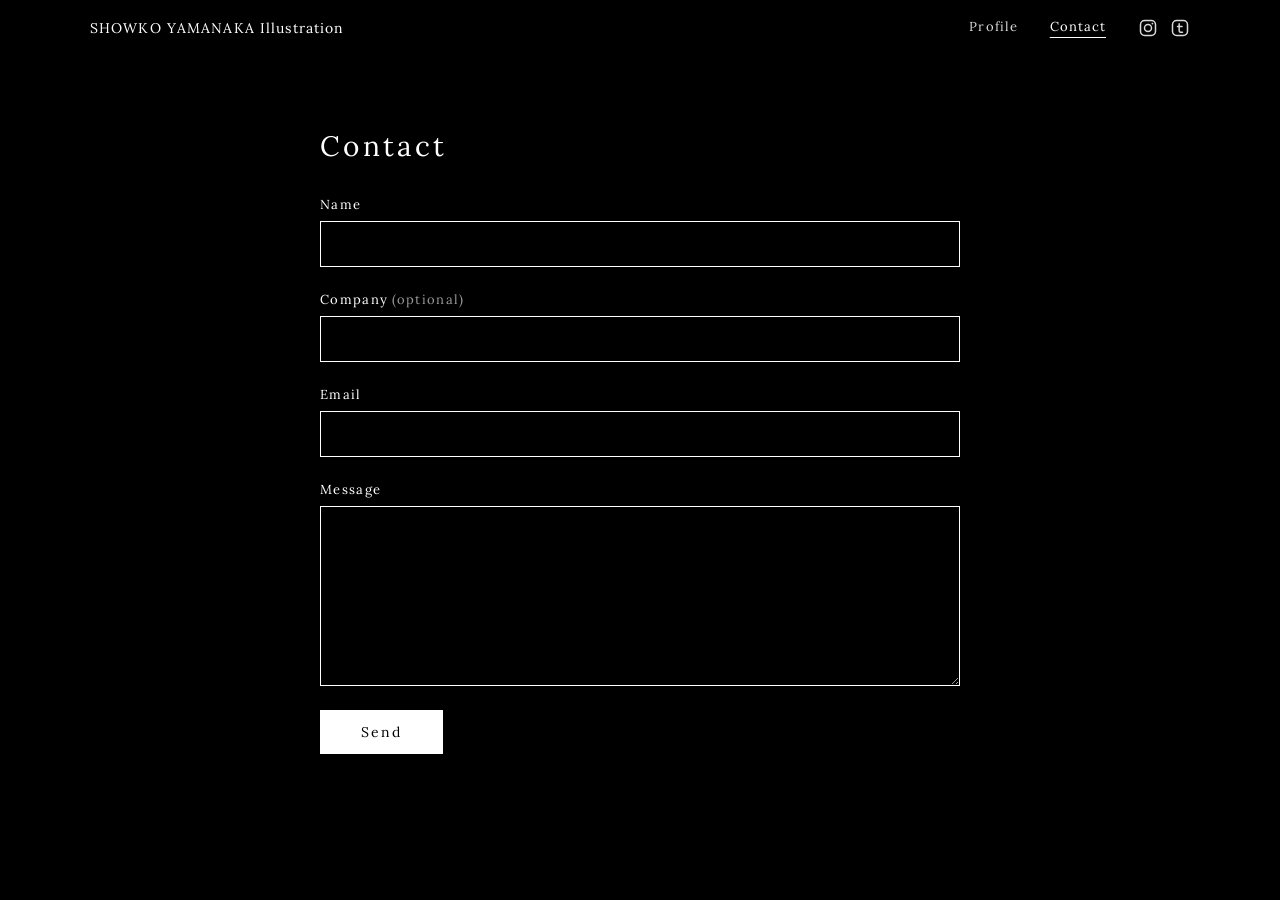
<file: contact.html>
<!doctype html>
<html lang="ja">
<head>
<meta charset="utf-8">
<meta name="viewport" content="width=device-width, initial-scale=1">
<title>Contact | Showko Yamanaka Illustration</title>
<link rel="preconnect" href="https://fonts.googleapis.com">
<link rel="preconnect" href="https://fonts.gstatic.com" crossorigin>
<link href="https://fonts.googleapis.com/css2?family=Lora:wght@400;500&display=swap" rel="stylesheet">
<link rel="stylesheet" href="site.css?v=20261128">  <!-- ?v= は、site.css を直したら日付に変える(ブラウザに古い CSS を使わせないため) -->
</head>
<body>
<header class="menubar">
  <a class="title" href="index.html">SHOWKO YAMANAKA <span class="sub">Illustration</span></a>
  <nav>
    <a href="profile.html">Profile</a>
    <a href="contact.html" aria-current="page">Contact</a>
    <a class="insta" href="https://www.instagram.com/showkoyamanaka/" target="_blank" rel="noopener noreferrer" aria-label="Instagram">
      <svg viewBox="0 0 24 24" width="20" height="20" fill="none" stroke="currentColor" stroke-width="1.8" aria-hidden="true"><rect x="3" y="3" width="18" height="18" rx="5"/><circle cx="12" cy="12" r="4.2"/><circle cx="17.3" cy="6.7" r="1.1" fill="currentColor" stroke="none"/></svg>
    </a>
    <a class="insta" href="https://sh0wk0.tumblr.com/" target="_blank" rel="noopener noreferrer" aria-label="Tumblr">  <!-- Tumblr(小文字の t の形) -->
      <svg viewBox="0 0 24 24" width="20" height="20" fill="none" stroke="currentColor" stroke-width="1.8" stroke-linecap="round" stroke-linejoin="round" aria-hidden="true"><rect x="3" y="3" width="18" height="18" rx="5"/><path d="M11 7v8.2a1.8 1.8 0 0 0 1.8 1.8H15"/><path d="M9 10.2h5.5"/></svg>
    </a>
  </nav>
</header>

<main class="page">
  <h1>Contact</h1>
  <form class="form" id="contact-form" method="post" novalidate>
    <label>Name
      <input type="text" name="name" autocomplete="name" required>
    </label>
    <label>Company <span style="opacity:.6">(optional)</span>
      <input type="text" name="company" autocomplete="organization">
    </label>
    <label>Email
      <input type="email" name="email" autocomplete="email" required>
    </label>
    <label>Message
      <textarea name="message" required></textarea>
    </label>
    <input class="hp" type="text" name="website" tabindex="-1" autocomplete="off" aria-hidden="true">
    <button type="submit">Send</button>
    <p class="note" id="form-note" role="status" aria-live="polite"></p>
  </form>
</main>

<script>
// ===== 送信先の設定 =====
// 通常は、Send を押すと、入力内容が入ったメールを MAIL_TO 宛てに作成して、お使いのメールソフトで開く(mailto 方式)。
// フォーム受信サービス(例: Formspree の https://formspree.io/f/xxxxxxxx)を使う場合は FORM_ENDPOINT に URL を入れると、
// メールソフトを開かず、ページ上でそのまま送信される。
const MAIL_TO = 'showko_sub_email@yahoo.co.jp';
const FORM_ENDPOINT = '';

const form = document.getElementById('contact-form');
const note = document.getElementById('form-note');
form.addEventListener('submit', async e => {
  e.preventDefault();
  note.textContent = '';
  const data = new FormData(form);
  if (data.get('website')) return;                                  // 隠し欄が埋まっていたら送らない
  const name = (data.get('name') || '').trim(), email = (data.get('email') || '').trim(), message = (data.get('message') || '').trim(), company = (data.get('company') || '').trim();
  if (!name || !message || !/^[^@\s]+@[^@\s]+\.[^@\s]+$/.test(email)) {
    note.textContent = 'Please fill in all fields with a valid email address.';
    return;
  }
  if (!FORM_ENDPOINT) {                                              // mailto 方式: メールソフトを開く
    const subject = 'Contact from ' + name;
    const body = message + '\n\n---\nName: ' + name + '\nEmail: ' + email + (company ? '\nCompany: ' + company : '');
    location.href = 'mailto:' + MAIL_TO + '?subject=' + encodeURIComponent(subject) + '&body=' + encodeURIComponent(body);
    note.textContent = 'Your email app should open with the message ready. Please press send there to finish.';
    return;
  }
  const btn = form.querySelector('button'); btn.disabled = true;
  try {
    const res = await fetch(FORM_ENDPOINT, { method: 'POST', headers: { Accept: 'application/json' }, body: data });
    if (!res.ok) throw new Error(res.status);
    form.reset(); note.textContent = 'Thank you. Your message has been sent.';
  } catch (err) {
    note.textContent = 'Sorry, the message could not be sent. Please try again later.';
  } finally { btn.disabled = false; }
});
</script>
</body>
</html>
</file>
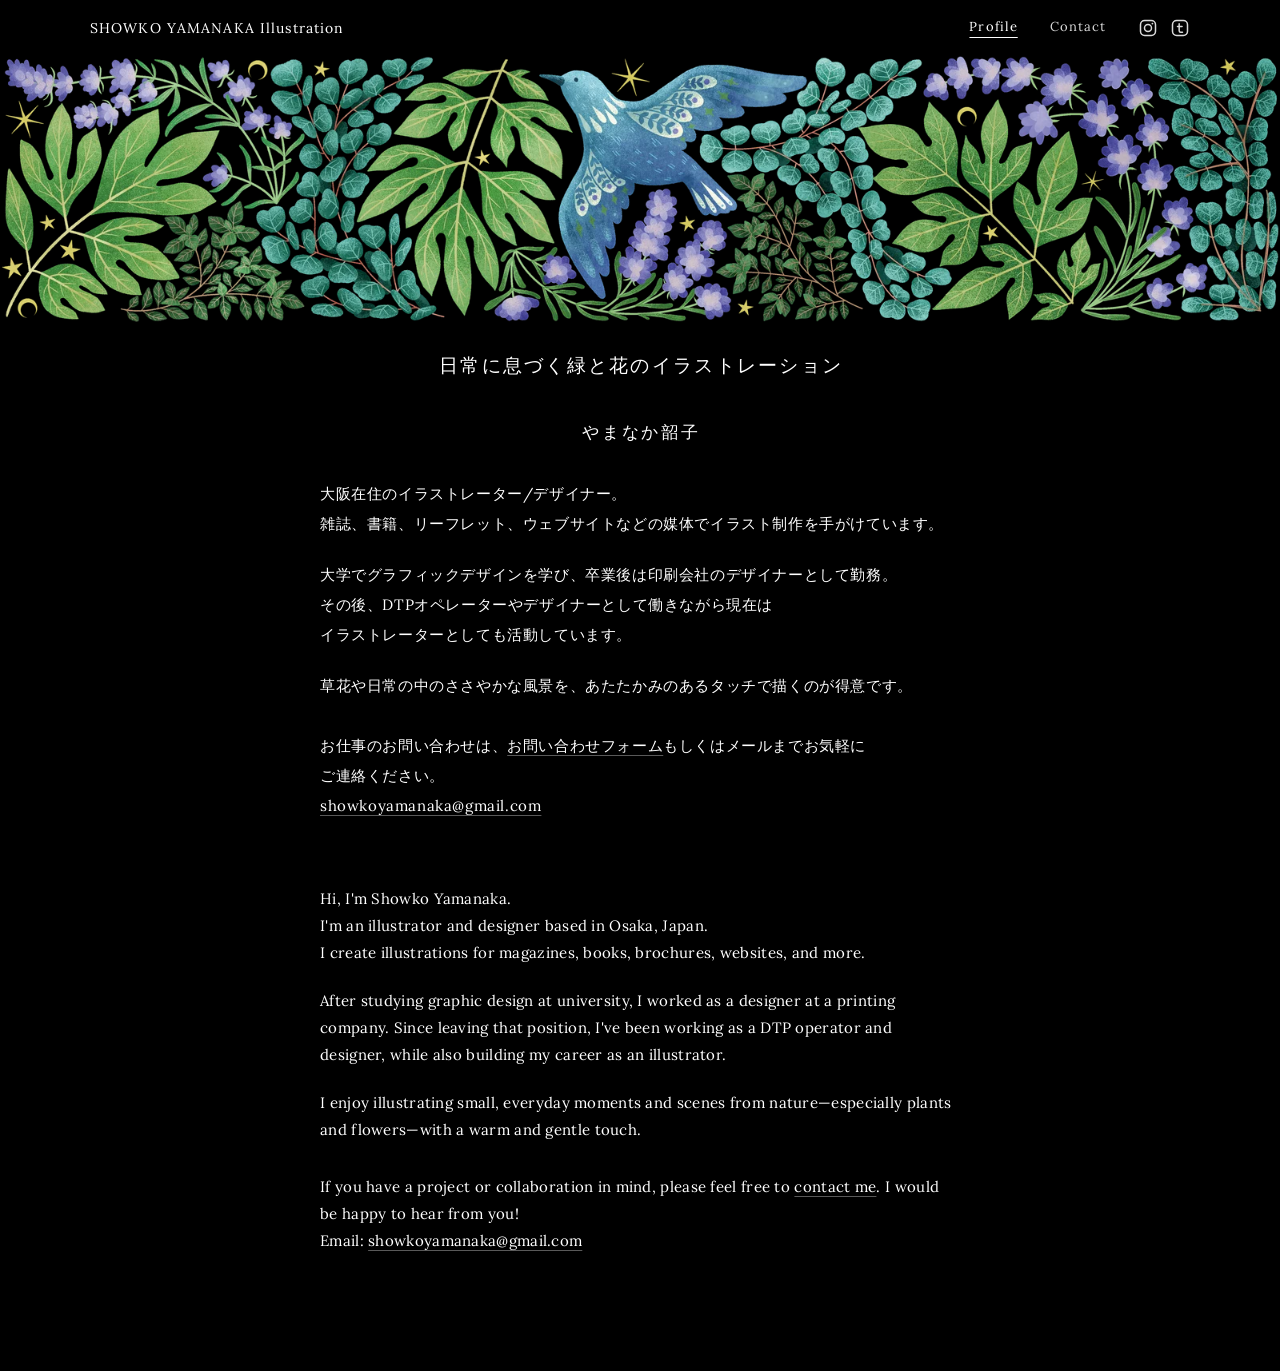
<file: profile.html>
<!doctype html>
<html lang="ja">
<head>
<meta charset="utf-8">
<meta name="viewport" content="width=device-width, initial-scale=1">
<title>Profile | Showko Yamanaka Illustration</title>
<meta name="description" content="大阪在住のイラストレーター/デザイナー、Showko Yamanaka のプロフィール。">
<link rel="preconnect" href="https://fonts.googleapis.com">
<link rel="preconnect" href="https://fonts.gstatic.com" crossorigin>
<link href="https://fonts.googleapis.com/css2?family=Lora:wght@400;500&display=swap" rel="stylesheet">
<link rel="stylesheet" href="site.css?v=20261128">  <!-- ?v= は、site.css を直したら日付に変える(ブラウザに古い CSS を使わせないため) -->
</head>
<body class="profile-page">
<header class="menubar">
  <a class="title" href="index.html">SHOWKO YAMANAKA <span class="sub">Illustration</span></a>
  <nav>
    <a href="profile.html" aria-current="page">Profile</a>
    <a href="contact.html">Contact</a>
    <a class="insta" href="https://www.instagram.com/showkoyamanaka/" target="_blank" rel="noopener noreferrer" aria-label="Instagram">
      <svg viewBox="0 0 24 24" width="20" height="20" fill="none" stroke="currentColor" stroke-width="1.8" aria-hidden="true"><rect x="3" y="3" width="18" height="18" rx="5"/><circle cx="12" cy="12" r="4.2"/><circle cx="17.3" cy="6.7" r="1.1" fill="currentColor" stroke="none"/></svg>
    </a>
    <a class="insta" href="https://sh0wk0.tumblr.com/" target="_blank" rel="noopener noreferrer" aria-label="Tumblr">  <!-- Tumblr(小文字の t の形) -->
      <svg viewBox="0 0 24 24" width="20" height="20" fill="none" stroke="currentColor" stroke-width="1.8" stroke-linecap="round" stroke-linejoin="round" aria-hidden="true"><rect x="3" y="3" width="18" height="18" rx="5"/><path d="M11 7v8.2a1.8 1.8 0 0 0 1.8 1.8H15"/><path d="M9 10.2h5.5"/></svg>
    </a>
  </nav>
</header>

<main class="page profile">
  <h1 class="vh">Profile</h1>  <!-- 見出しは画面には出さない(読み上げ・検索用に残す) -->

  <!-- 日本語 -->
  <section lang="ja">
    <div class="hero">  <!-- 横長の画像(ブラウザの左右いっぱい) -->
      <img class="photo" src="img/profile.webp" srcset="img/profile.webp 1600w, img/profile-2800.webp 2800w" sizes="100vw" width="1600" height="333" alt="葉と花の中を飛ぶ青い鳥のイラスト">  <!-- 元画像 prof.png(5510x1148)を 1600px / 2800px 幅に縮小。画面の幅に合わせて、ブラウザが選ぶ -->
    </div>
    <p class="lead">日常に息づく<wbr>緑と花の<wbr>イラストレーション</p>
    <p class="name">やまなか韶子</p>
    <p>大阪在住の<wbr>イラストレーター/<wbr>デザイナー。<br>
    雑誌、<wbr>書籍、<wbr>リーフレット、<wbr>ウェブサイトなどの<wbr>媒体で<wbr>イラスト制作を<wbr>手がけています。</p>
    <p>大学で<wbr>グラフィックデザインを<wbr>学び、<wbr>卒業後は<wbr>印刷会社の<wbr>デザイナーとして<wbr>勤務。<br>
    その後、<wbr>DTPオペレーターや<wbr>デザイナーとして<wbr>働きながら<wbr>現在は<wbr>イラストレーターとしても<wbr>活動しています。</p>
    <p>草花や<wbr>日常の中の<wbr>ささやかな風景を、<wbr>あたたかみのある<wbr>タッチで<wbr>描くのが<wbr>得意です。</p>
    <p class="contact">お仕事の<wbr>お問い合わせは、<wbr><a href="contact.html">お問い合わせフォーム</a><wbr>もしくは<wbr>メールまで<wbr>お気軽に<wbr>ご連絡ください。<br>
    <a href="mailto:showkoyamanaka@gmail.com">showkoyamanaka@gmail.com</a></p>
  </section>

  <!-- English -->
  <section lang="en">
    <p>Hi, I'm Showko Yamanaka.<br>
    I'm an illustrator and designer based in Osaka, Japan.<br>
    I create illustrations for magazines, books, brochures, websites, and more.</p>
    <p>After studying graphic design at university, I worked as a designer at a printing company. Since leaving that position, I've been working as a DTP operator and designer, while also building my career as an illustrator.</p>
    <p>I enjoy illustrating small, everyday moments and scenes from nature—especially plants and flowers—with a warm and gentle touch.</p>
    <p class="contact">If you have a project or collaboration in mind, please feel free to <a href="contact.html">contact me</a>. I would be happy to hear from you!<br>
    Email: <a href="mailto:showkoyamanaka@gmail.com">showkoyamanaka@gmail.com</a></p>
  </section>
</main>
</body>
</html>
</file>
<file: site.css>
/* サイト共通: 上のメニューバーと、黒背景のページの基本スタイル */
:root { --menu-h: 56px; --menu-max: 1100px; }  /* --menu-max = メニューバーの中身が横に広がる限界(これより広い画面では中央に寄る) */
html, body { margin: 0; background: #000; color: #fff; }
body { font-family: "Lora", "Hiragino Mincho ProN", "Yu Mincho", serif; }  /* Lora(Google Fonts)。日本語は明朝体で代用 */

/* メニューバー: 黒背景・白文字。上に固定(スクロールしても残る) */
.menubar {
  position: sticky; top: 0; z-index: 100;
  box-sizing: border-box; height: var(--menu-h);
  display: flex; align-items: center; justify-content: space-between; gap: 16px;
  --menu-pad: clamp(16px, 3vw, 32px);
  padding: 0 max(var(--menu-pad), calc((100% - var(--menu-max)) / 2));
  background: #000; color: #fff;
}
.menubar .title { font-size: clamp(12px, 1.8vw, 14px); letter-spacing: .08em; white-space: nowrap; color: #fff; text-decoration: none; }  /* タイトル(クリックでトップ index.html へ戻る) */
.menubar .title:hover, .menubar .title:focus-visible { opacity: .75; }
.menubar nav { display: flex; gap: clamp(16px, 3vw, 32px); }
.menubar nav a { color: #fff; text-decoration: none; font-size: clamp(12px, 1.6vw, 13px); letter-spacing: .08em; opacity: .85; transition: opacity .2s; }
.menubar nav a:hover, .menubar nav a:focus-visible, .menubar nav a[aria-current="page"] { opacity: 1; text-decoration: underline; text-underline-offset: 6px; }

.menubar nav .insta { display: inline-flex; align-items: center; }  /* SNS のアイコン(Instagram、Tumblr) */
.menubar nav .insta svg { display: block; }
.menubar nav .insta + .insta { margin-left: calc(12px - clamp(16px, 3vw, 32px)); }  /* アイコン同士の間だけ詰める(12px = アイコンの間隔) */

/* 幅の狭いスマホでは、タイトルとメニューの文字・間隔を詰めて、1 行に収める(大文字のタイトルが長いため) */
@media (max-width: 420px) {
  .menubar { gap: 8px; padding: 0 12px; }
  .menubar .title { font-size: 10px; letter-spacing: .02em; }
  .menubar nav { gap: 10px; }
  .menubar nav a { font-size: 11px; letter-spacing: .03em; }
  .menubar nav .insta svg { width: 18px; height: 18px; }
  .menubar nav .insta + .insta { margin-left: -4px; }  /* アイコンの間隔 6px(10px - 4px) */
}
/* さらに狭いスマホ(350px 以下)では、タイトルを「SHOWKO YAMANAKA / Illustration」の 2 行にする */
@media (max-width: 350px) {
  .menubar .title { line-height: 1.3; font-size: 10.5px; }
  .menubar .title .sub { display: block; }  /* Illustration を 2 行目に */
}

/* 中身のページ(Profile / Contact)共通 */
.page { max-width: 640px; margin: 0 auto; padding: clamp(32px, 8vw, 72px) 20px 96px; }
.page h1 { font-size: clamp(22px, 4vw, 28px); font-weight: 400; letter-spacing: .12em; margin: 0 0 32px; }

/* フォーム */
.form label { display: block; margin: 0 0 24px; font-size: 13px; letter-spacing: .1em; }
.form input, .form textarea {
  display: block; width: 100%; box-sizing: border-box; margin-top: 8px; padding: 12px 14px;
  background: #000; color: #fff; border: 1px solid #fff; border-radius: 0;
  font: inherit; font-size: 16px; letter-spacing: .04em;
}
.form textarea { min-height: 180px; resize: vertical; }
.form input:focus, .form textarea:focus { outline: 2px solid #fff; outline-offset: 2px; }
.form button {
  padding: 12px 40px; background: #fff; color: #000; border: 1px solid #fff; border-radius: 0;
  font: inherit; font-size: 14px; letter-spacing: .14em; cursor: pointer; transition: background .2s, color .2s;
}
.form button:hover:not(:disabled), .form button:focus-visible { background: #000; color: #fff; }
.form button:disabled { opacity: .5; cursor: default; }
.form .note { margin: 20px 0 0; font-size: 14px; line-height: 1.7; min-height: 1.7em; }
.hp { position: absolute; left: -9999px; }   /* スパム対策の隠し欄(人は入力しない) */

/* Profile ページ */
/* 日本語は、<wbr> を入れた文節の区切りでだけ改行する(単語の途中で折り返さない)。入りきらない長い語は、例外として途中で折り返す */
.profile section[lang="ja"] p { word-break: keep-all; overflow-wrap: anywhere; }
.vh { position: absolute; width: 1px; height: 1px; margin: -1px; padding: 0; overflow: hidden; clip: rect(0 0 0 0); white-space: nowrap; border: 0; }  /* 画面には見せず、読み上げ用に残す */
.profile p { margin: 0 0 1.4em; font-size: 15px; line-height: 2; letter-spacing: .04em; }
.profile section[lang="en"] p { line-height: 1.8; letter-spacing: .02em; }
.page.profile { padding-top: 0; }  /* 画像をメニューバーのすぐ下(ページの最上部)に置く */
.profile .hero { position: relative; width: 100vw; margin: 0 0 24px calc(50% - 50vw); }  /* 名前の上の画像の枠(ブラウザの左右いっぱい) */
.profile .photo { display: block; width: 100%; max-width: none; height: auto; }  /* 横長の絵(比率はそのまま) */
.profile .lead { font-size: clamp(15px, 2.6vw, 19px); letter-spacing: .12em; text-align: center; padding-left: .12em; margin: 0 0 1.6em; }  /* キャッチコピー(画像の下、中央揃え。padding-left は字間による右寄りを打ち消す) */
.profile-page { overflow-x: clip; }  /* 100vw にスクロールバーの幅が含まれる分、横にはみ出さないよう切る(sticky のメニューは効いたまま) */
.profile .name { font-size: 17px; letter-spacing: .16em; margin-bottom: 1.8em; text-align: center; padding-left: .16em; }  /* 名前(中央揃え。padding-left は字間による右寄りを打ち消す。margin-bottom = 下の本文との間) */
.profile .contact { margin-top: 2em; }
.profile a { color: #fff; text-underline-offset: 4px; text-decoration-thickness: 1px; text-decoration-color: rgba(255, 255, 255, .35); }  /* 下線: 太さ 1px、白の透明度 35%(.35 を大きくすると濃くなる) */
.profile a:hover, .profile a:focus-visible { opacity: .75; }
.profile section + section { margin-top: 64px; }  /* 日本語と英語の間の余白 */
</file>
